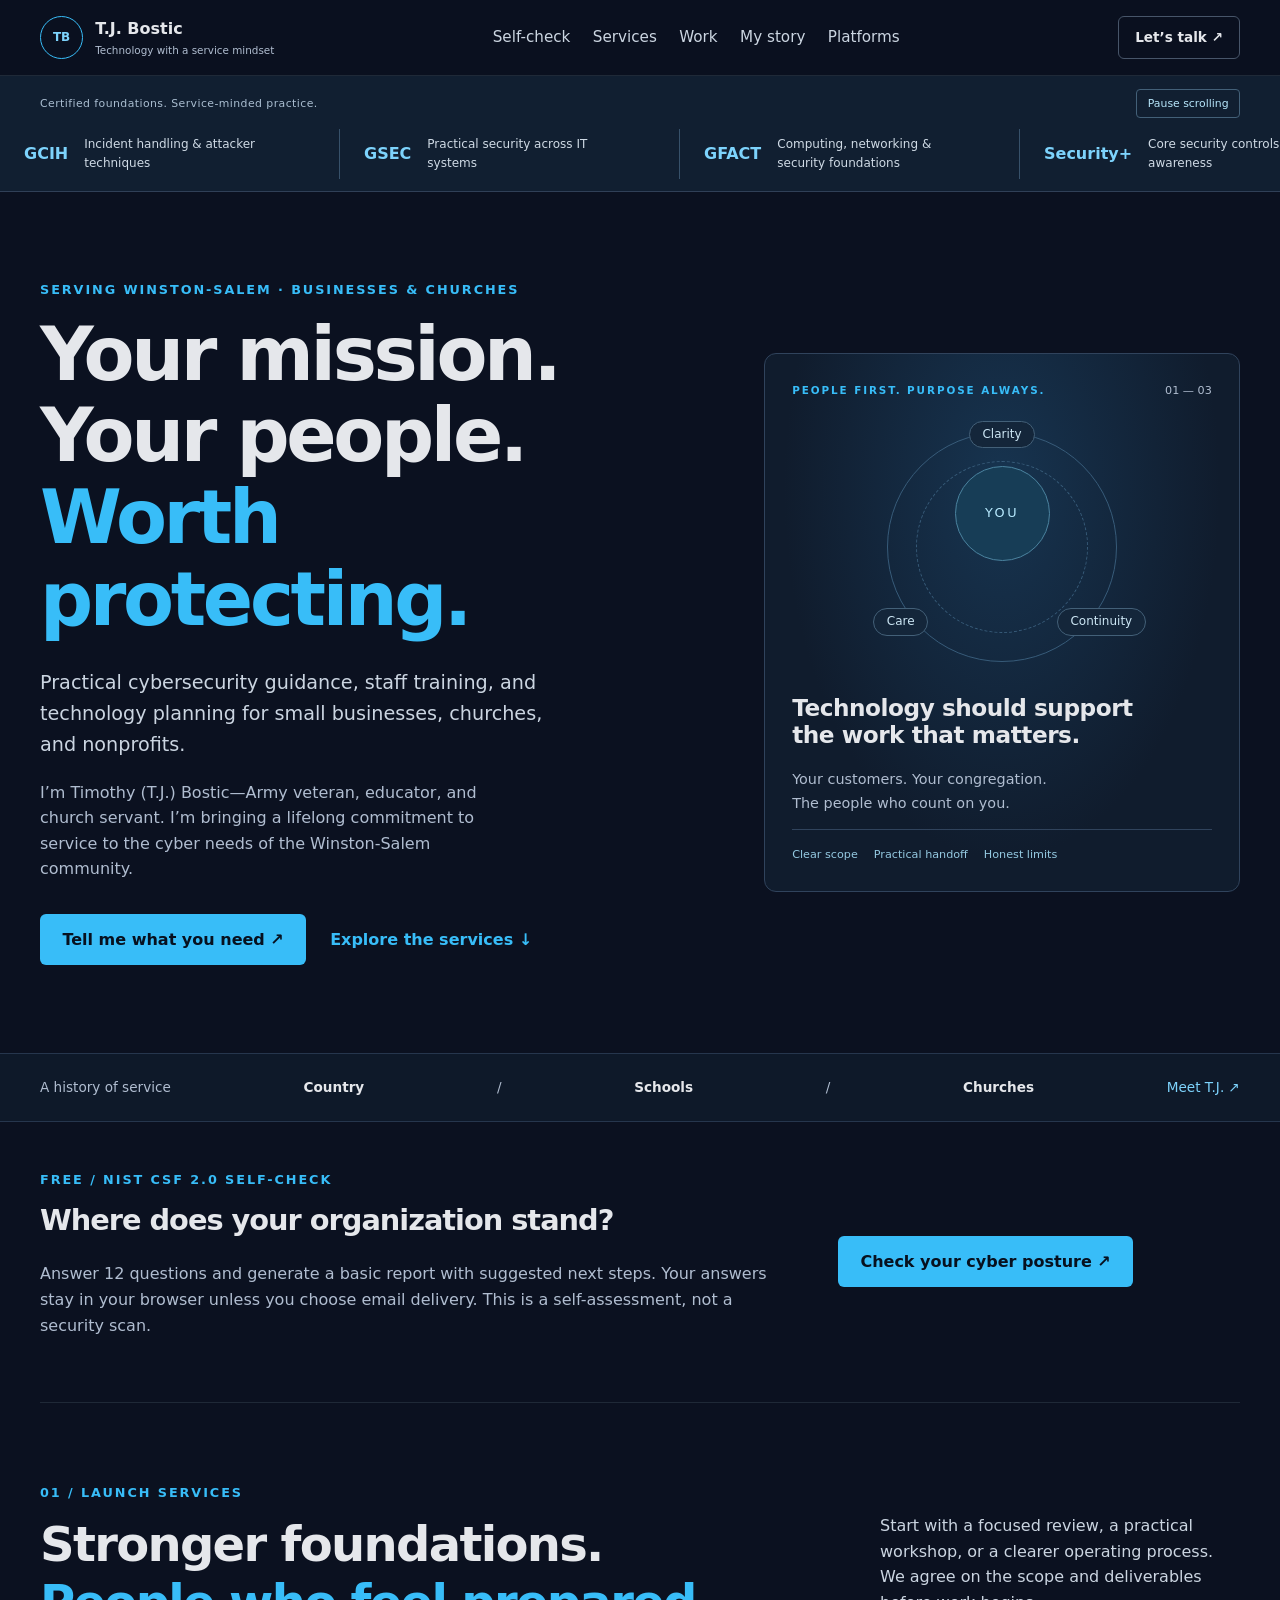
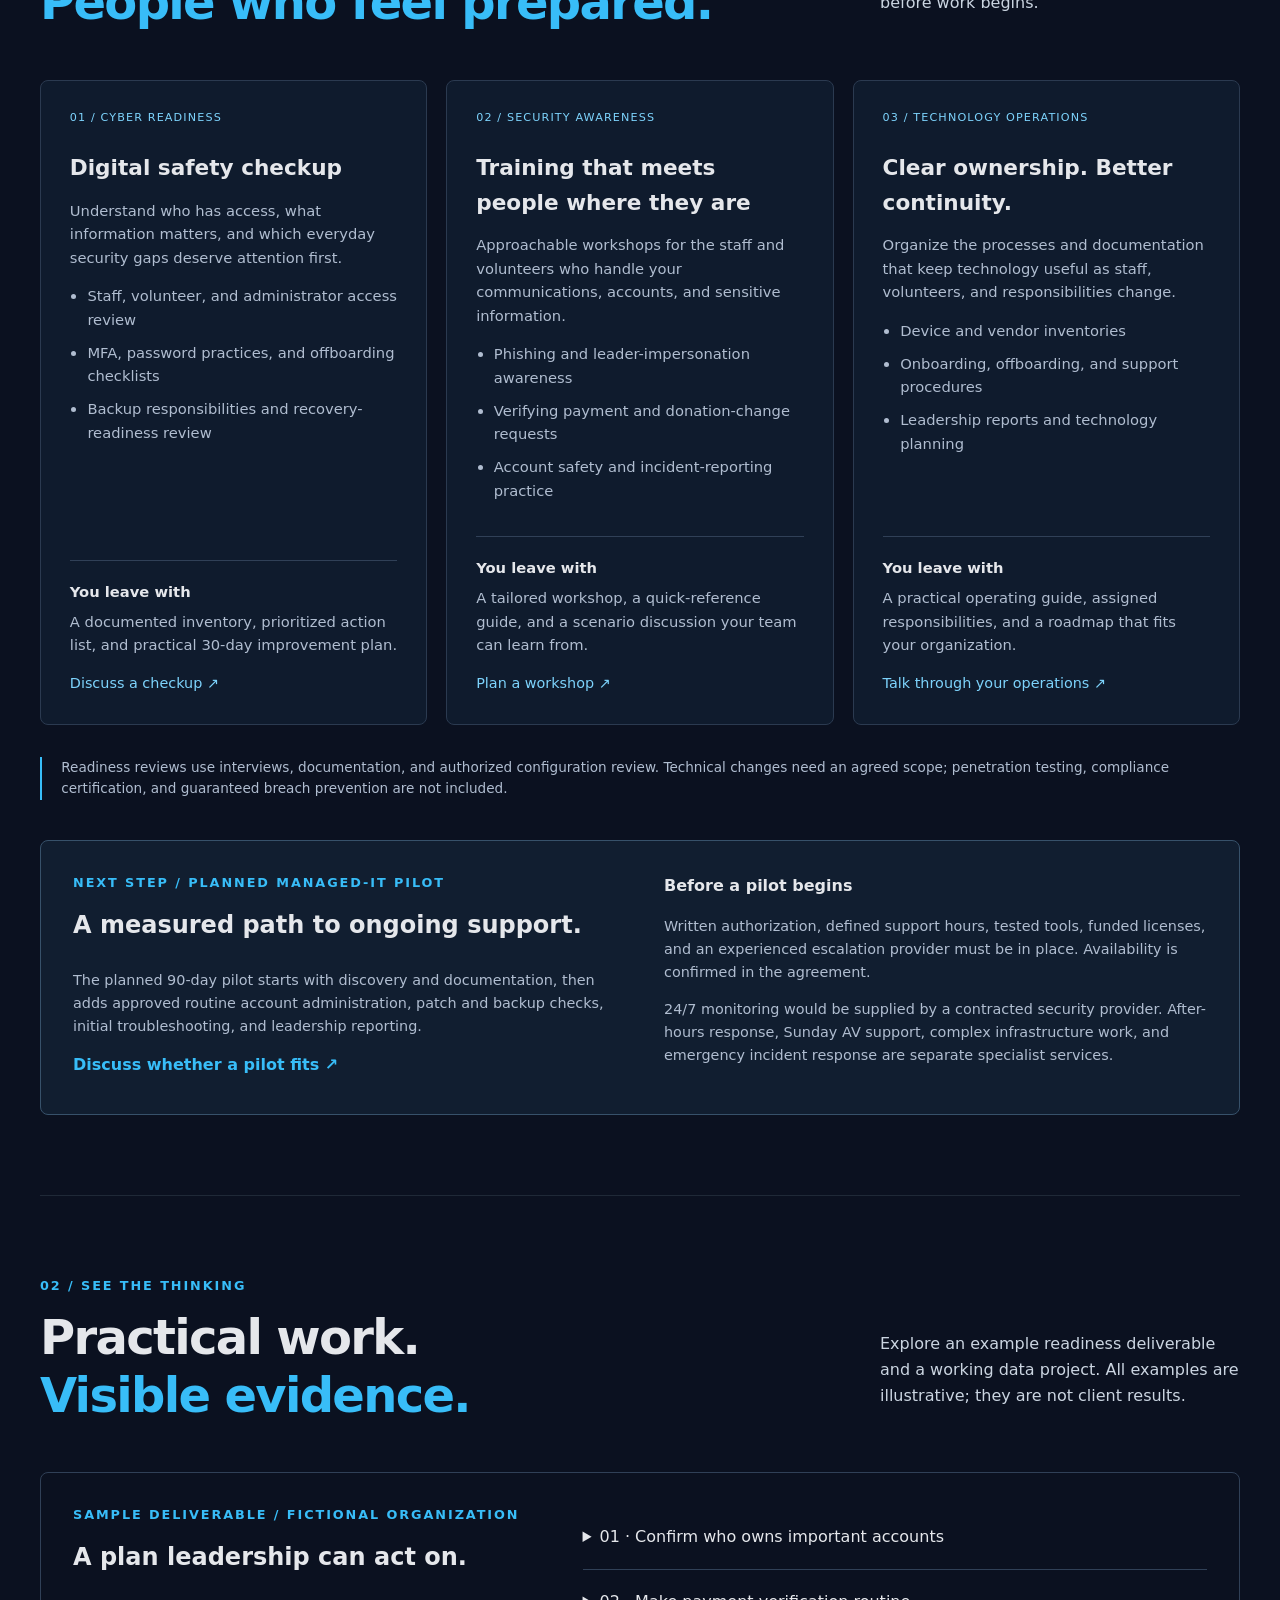
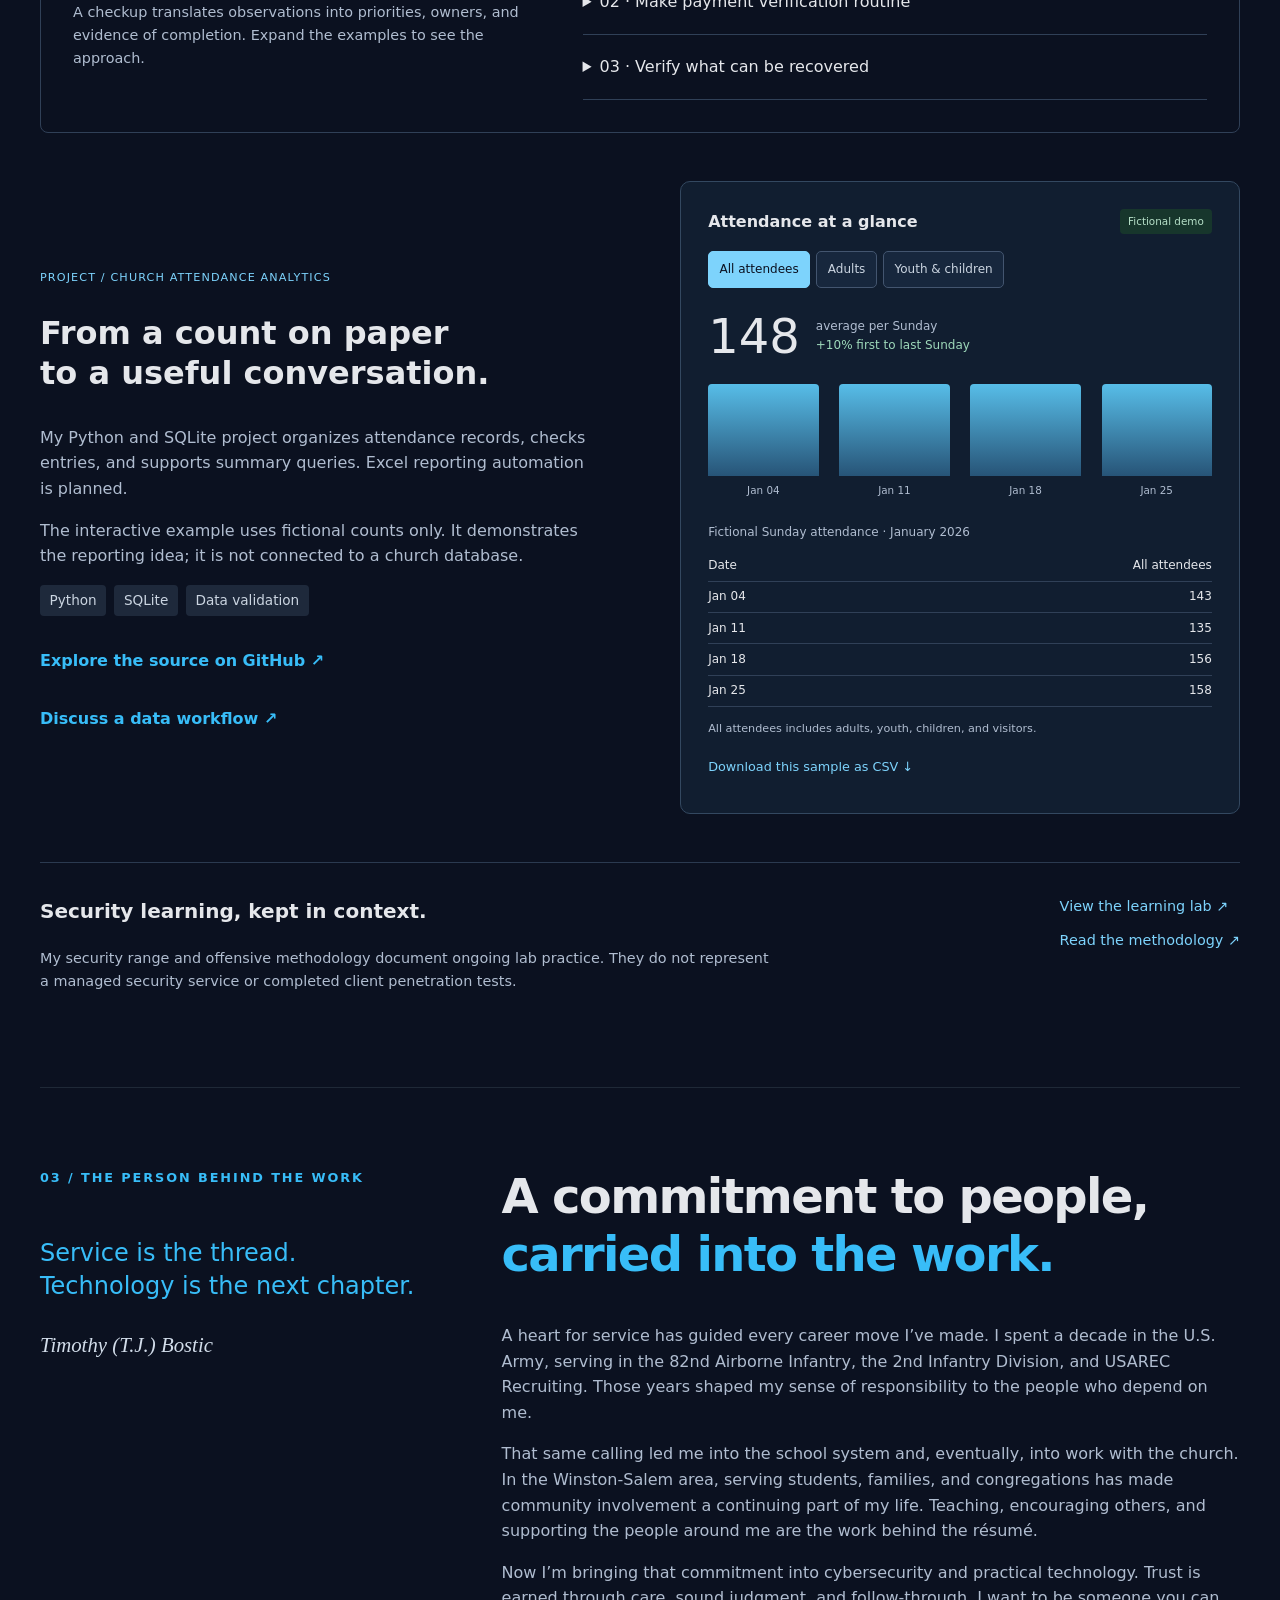
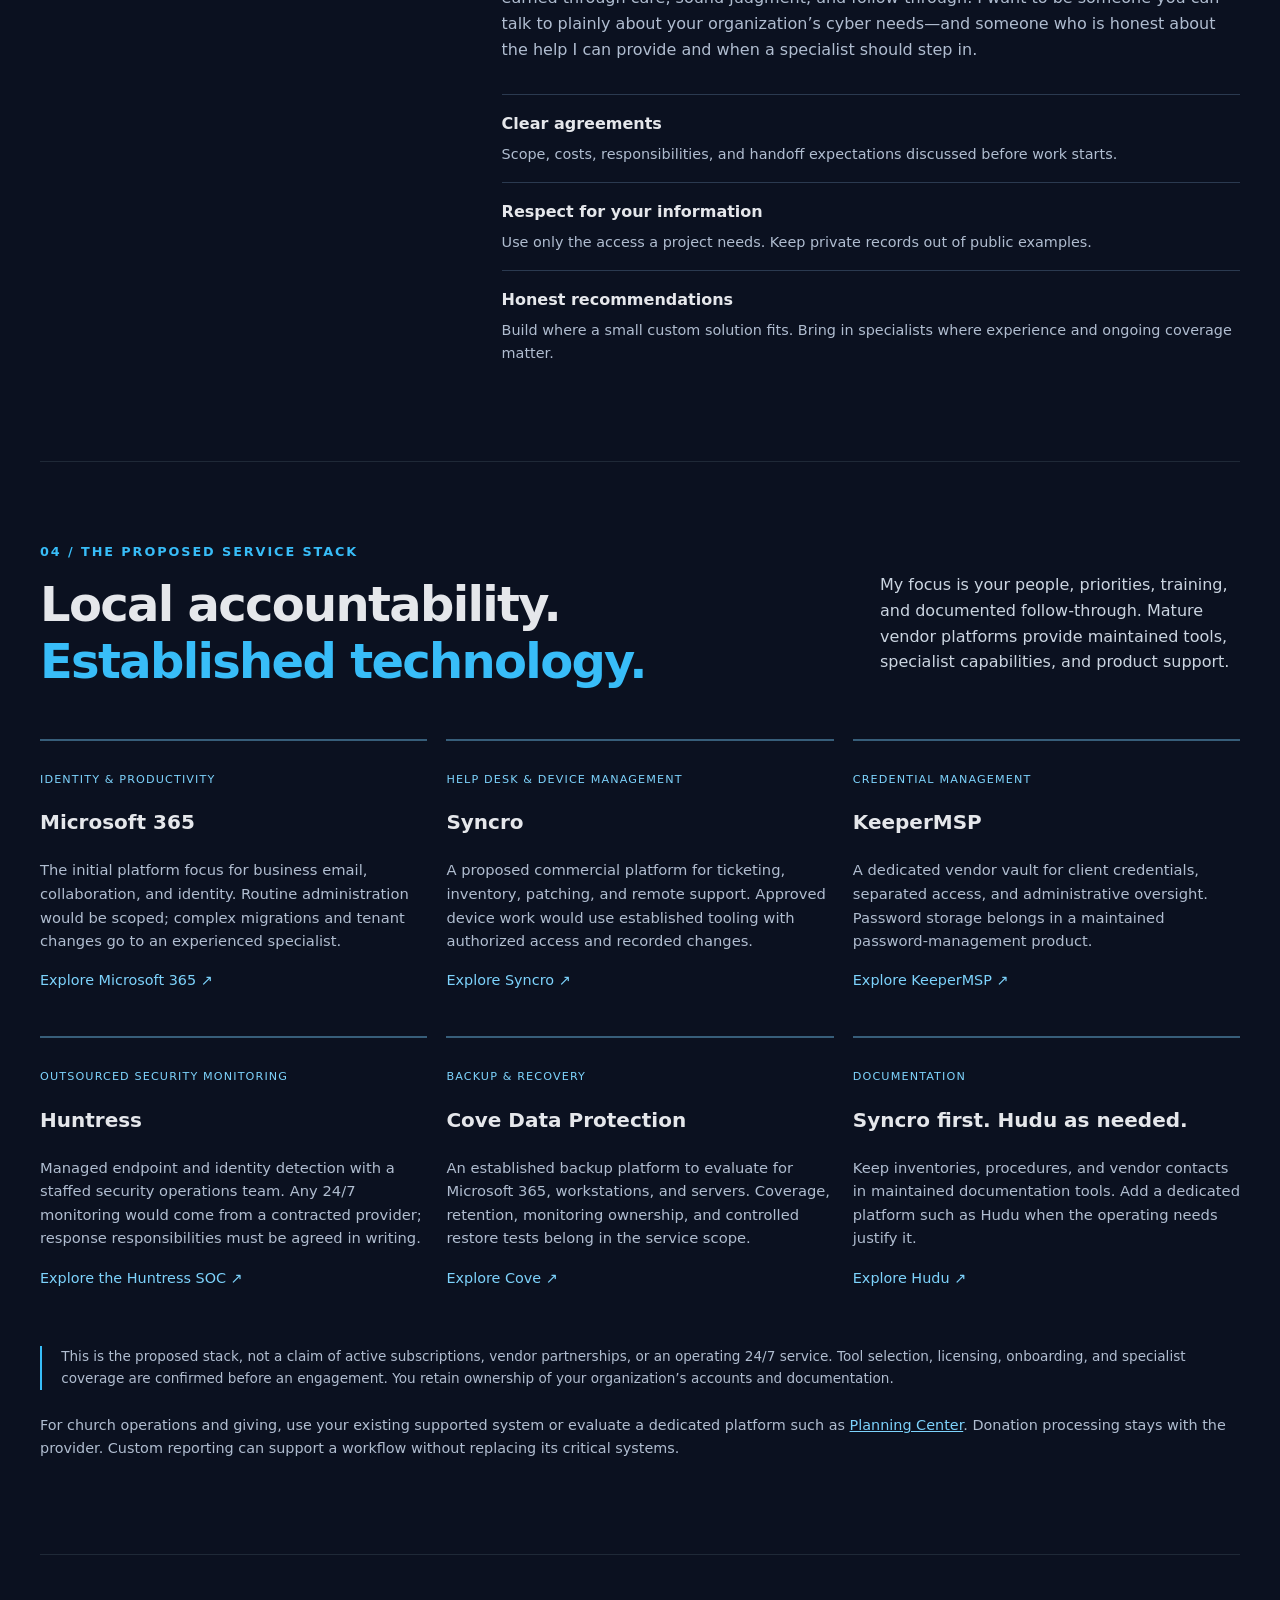
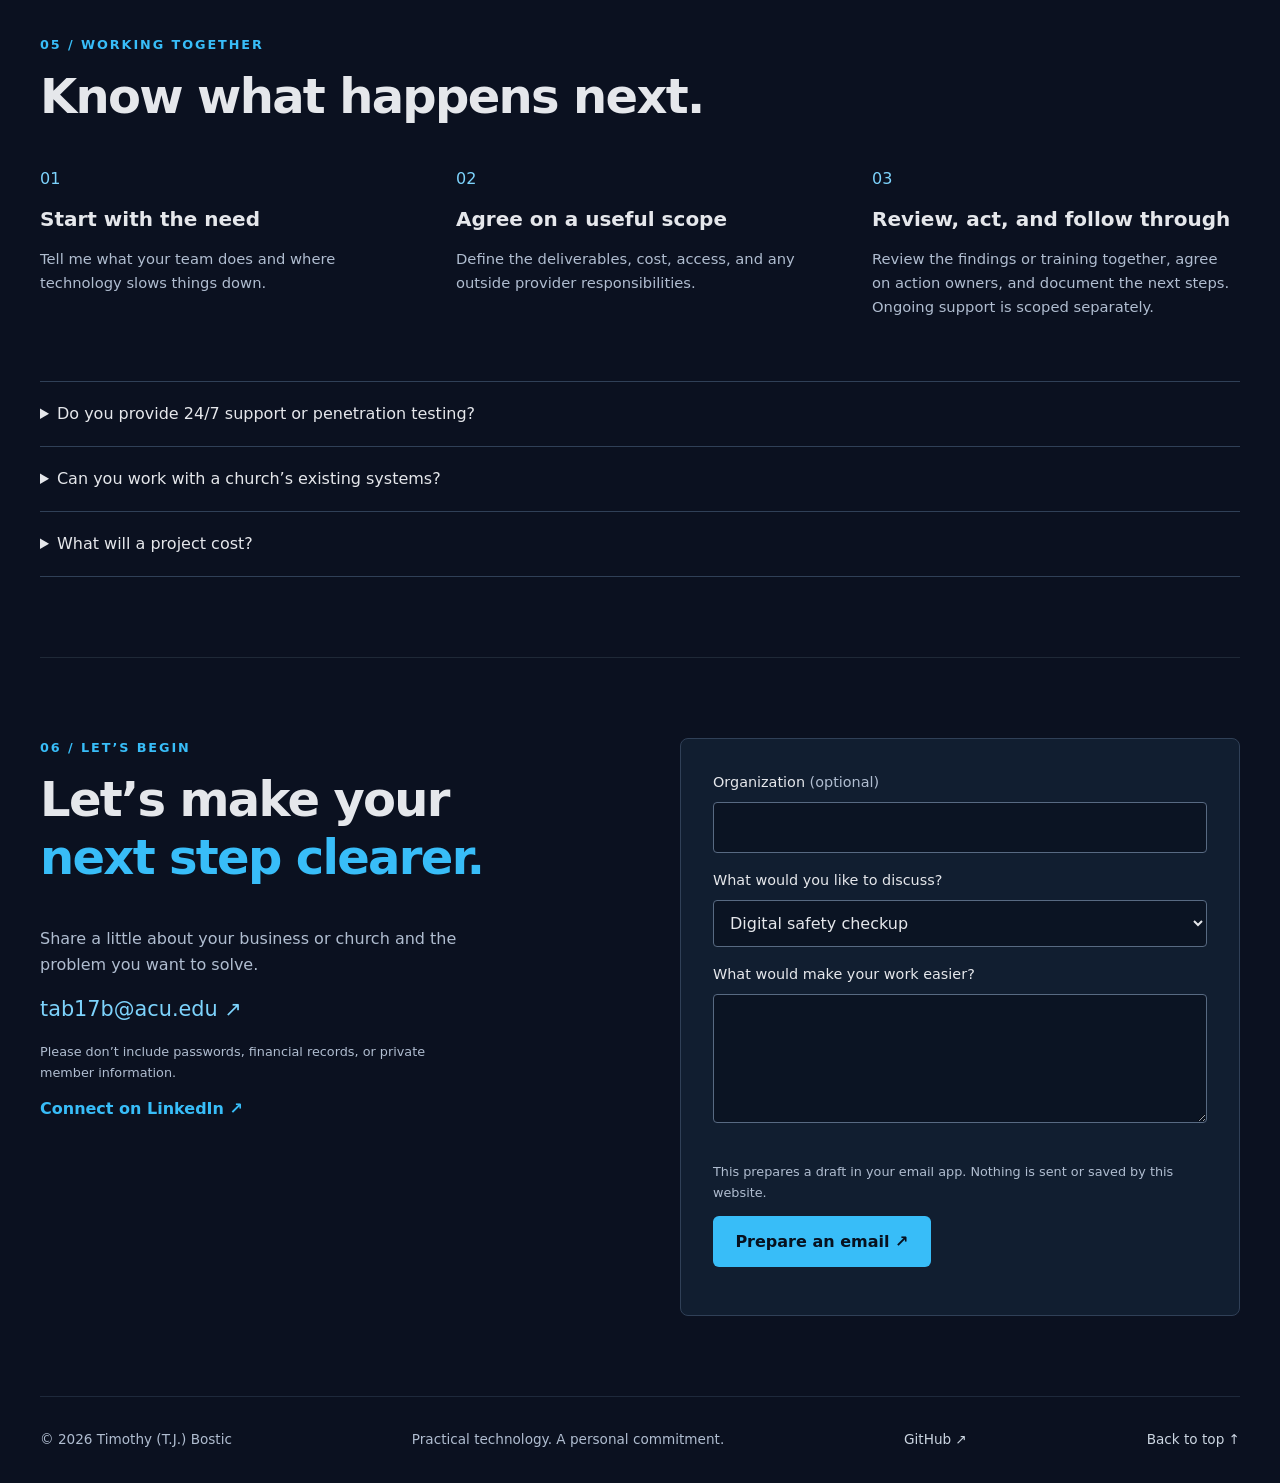
<file: index.html>
<!doctype html>
<html lang="en">
<head>
  <meta charset="utf-8">
  <meta name="viewport" content="width=device-width, initial-scale=1">
  <meta name="description" content="Cyber-readiness reviews, security-awareness training, and practical technology planning for small businesses, churches, and nonprofits in Winston-Salem.">
  <meta name="theme-color" content="#0b1120">
  <title>T.J. Bostic | Cybersecurity &amp; Technology Readiness</title>
  <link rel="stylesheet" href="css/styles.css">
  <link rel="stylesheet" href="css/services.css">
  <script src="js/main.js" defer></script>
</head>
<body class="services-page">
  <a class="skip-link" href="#main-content">Skip to main content</a>
  <header class="site-header">
    <a class="brand" href="#top"><span class="brand-mark" aria-hidden="true">TB</span><span>T.J. Bostic<span class="brand-caption">Technology with a service mindset</span></span></a>
    <nav class="site-nav" aria-label="Primary navigation"><a href="assessment.html">Self-check</a><a href="#services">Services</a><a href="#work">Work</a><a href="#about">My story</a><a href="#platforms">Platforms</a></nav>
    <a class="button button-small" href="#contact">Let’s talk <span aria-hidden="true">↗</span></a>
    <details class="service-menu"><summary>Menu</summary><nav aria-label="Mobile navigation"><a href="assessment.html">Self-check</a><a href="#services">Services</a><a href="#work">Work</a><a href="#about">My story</a><a href="#platforms">Platforms</a><a href="#contact">Let’s talk</a></nav></details>
  </header>

  <section class="credentials" aria-label="Professional certifications">
    <div class="credential-heading"><span>Certified foundations. Service-minded practice.</span><button id="credential-pause" hidden type="button" aria-pressed="false">Pause scrolling</button></div>
    <div class="credential-window" tabindex="0" aria-label="Certifications; focus to pause scrolling"><ul class="credential-track">
      <li><a href="https://www.giac.org/certifications/certified-incident-handler-gcih/"><strong>GCIH</strong><span>Incident handling &amp; attacker techniques</span></a></li>
      <li><a href="https://www.giac.org/certifications/security-essentials-gsec/"><strong>GSEC</strong><span>Practical security across IT systems</span></a></li>
      <li><a href="https://www.giac.org/certifications/foundational-cybersecurity-technologies-gfact/"><strong>GFACT</strong><span>Computing, networking &amp; security foundations</span></a></li>
      <li><a href="https://www.comptia.org/en-us/certifications/security/"><strong>Security+</strong><span>Core security controls &amp; risk awareness</span></a></li>
    </ul></div>
  </section>
  <main id="main-content">
    <section id="top" class="hero section-wrap">
      <div class="hero-copy"><p class="eyebrow">Serving Winston-Salem · Businesses &amp; churches</p><h1>Your mission.<br>Your people.<br><em>Worth protecting.</em></h1><p class="hero-intro">Practical cybersecurity guidance, staff training, and technology planning for small businesses, churches, and nonprofits.</p><p class="hero-personal">I’m Timothy (T.J.) Bostic—Army veteran, educator, and church servant. I’m bringing a lifelong commitment to service to the cyber needs of the Winston-Salem community.</p><div class="hero-actions"><a class="button button-primary" href="#contact">Tell me what you need <span aria-hidden="true">↗</span></a><a class="text-link" href="#services">Explore the services ↓</a></div></div>
      <aside class="mission-card" aria-label="An approach built around your organization"><div class="mission-top"><span class="eyebrow">People first. Purpose always.</span><span aria-hidden="true">01 — 03</span></div><div class="mission-symbol" aria-hidden="true"><span>YOU</span><i></i><b>Clarity</b><b>Care</b><b>Continuity</b></div><h2>Technology should support<br>the work that matters.</h2><p>Your customers. Your congregation.<br>The people who count on you.</p><div class="mission-foot"><span>Clear scope</span><span>Practical handoff</span><span>Honest limits</span></div></aside>
    </section>
    <div class="service-strip"><div class="section-wrap"><span>A history of service</span><strong>Country</strong><span aria-hidden="true">/</span><strong>Schools</strong><span aria-hidden="true">/</span><strong>Churches</strong><a href="#about">Meet T.J. ↗</a></div></div>
    <section class="section-wrap posture-promo" aria-labelledby="posture-promo-title"><div><p class="eyebrow">Free / NIST CSF 2.0 self-check</p><h2 id="posture-promo-title">Where does your organization stand?</h2><p>Answer 12 questions and generate a basic report with suggested next steps. Your answers stay in your browser unless you choose email delivery. This is a self-assessment, not a security scan.</p></div><a class="button button-primary" href="assessment.html">Check your cyber posture ↗</a></section>
    <section id="services" class="work section-wrap">
      <div class="section-heading"><div><p class="eyebrow">01 / Launch services</p><h2>Stronger foundations.<br><em>People who feel prepared.</em></h2></div><p class="section-note">Start with a focused review, a practical workshop, or a clearer operating process. We agree on the scope and deliverables before work begins.</p></div>
      <div class="service-grid">
        <article class="service-card"><span class="service-number">01 / CYBER READINESS</span><h3>Digital safety checkup</h3><p>Understand who has access, what information matters, and which everyday security gaps deserve attention first.</p><ul><li>Staff, volunteer, and administrator access review</li><li>MFA, password practices, and offboarding checklists</li><li>Backup responsibilities and recovery-readiness review</li></ul><p class="deliverable"><strong>You leave with</strong>A documented inventory, prioritized action list, and practical 30-day improvement plan.</p><a href="#contact" data-service="Digital safety checkup">Discuss a checkup ↗</a></article>
        <article class="service-card"><span class="service-number">02 / SECURITY AWARENESS</span><h3>Training that meets people where they are</h3><p>Approachable workshops for the staff and volunteers who handle your communications, accounts, and sensitive information.</p><ul><li>Phishing and leader-impersonation awareness</li><li>Verifying payment and donation-change requests</li><li>Account safety and incident-reporting practice</li></ul><p class="deliverable"><strong>You leave with</strong>A tailored workshop, a quick-reference guide, and a scenario discussion your team can learn from.</p><a href="#contact" data-service="Security-awareness workshop">Plan a workshop ↗</a></article>
        <article class="service-card"><span class="service-number">03 / TECHNOLOGY OPERATIONS</span><h3>Clear ownership. Better continuity.</h3><p>Organize the processes and documentation that keep technology useful as staff, volunteers, and responsibilities change.</p><ul><li>Device and vendor inventories</li><li>Onboarding, offboarding, and support procedures</li><li>Leadership reports and technology planning</li></ul><p class="deliverable"><strong>You leave with</strong>A practical operating guide, assigned responsibilities, and a roadmap that fits your organization.</p><a href="#contact" data-service="Technology operations and planning">Talk through your operations ↗</a></article>
      </div>
      <p class="scope-note">Readiness reviews use interviews, documentation, and authorized configuration review. Technical changes need an agreed scope; penetration testing, compliance certification, and guaranteed breach prevention are not included.</p>
      <article class="pilot-panel" aria-labelledby="pilot-title"><div><p class="eyebrow">Next step / Planned managed-IT pilot</p><h3 id="pilot-title">A measured path to ongoing support.</h3><p>The planned 90-day pilot starts with discovery and documentation, then adds approved routine account administration, patch and backup checks, initial troubleshooting, and leadership reporting.</p><a class="text-link" href="#contact" data-service="Managed-IT pilot discussion">Discuss whether a pilot fits ↗</a></div><div><h4>Before a pilot begins</h4><p>Written authorization, defined support hours, tested tools, funded licenses, and an experienced escalation provider must be in place. Availability is confirmed in the agreement.</p><p>24/7 monitoring would be supplied by a contracted security provider. After-hours response, Sunday AV support, complex infrastructure work, and emergency incident response are separate specialist services.</p></div></article>
    </section>
    <section id="work" class="work section-wrap">
      <div class="section-heading"><div><p class="eyebrow">02 / See the thinking</p><h2>Practical work.<br><em>Visible evidence.</em></h2></div><p class="section-note">Explore an example readiness deliverable and a working data project. All examples are illustrative; they are not client results.</p></div>
      <article class="readiness-example" aria-labelledby="readiness-title"><div><p class="eyebrow">Sample deliverable / Fictional organization</p><h3 id="readiness-title">A plan leadership can act on.</h3><p>A checkup translates observations into priorities, owners, and evidence of completion. Expand the examples to see the approach.</p></div><div class="faq"><details><summary>01 · Confirm who owns important accounts</summary><p><strong>Example observation:</strong> A fictional organization has no current administrator list. <strong>Next step:</strong> The office lead and authorized IT provider document named owners, access roles, and recovery contacts. <strong>Evidence:</strong> A reviewed access register with no passwords stored in it.</p></details><details><summary>02 · Make payment verification routine</summary><p><strong>Example observation:</strong> The team has no written process for payment-detail changes. <strong>Next step:</strong> The finance lead defines approval responsibilities and independent verification using a previously known contact method. <strong>Evidence:</strong> An approved procedure practiced with a fictional request.</p></details><details><summary>03 · Verify what can be recovered</summary><p><strong>Example observation:</strong> Backups are listed, but no restore-test record is available. <strong>Next step:</strong> The authorized backup provider schedules a controlled restoration of agreed test data. <strong>Evidence:</strong> A dated result, recovery limitations, and a named follow-up owner.</p></details></div></article>
      <div class="evidence-grid"><article class="evidence-copy"><span class="service-number">PROJECT / CHURCH ATTENDANCE ANALYTICS</span><h3>From a count on paper<br>to a useful conversation.</h3><p>My Python and SQLite project organizes attendance records, checks entries, and supports summary queries. Excel reporting automation is planned.</p><p>The interactive example uses fictional counts only. It demonstrates the reporting idea; it is not connected to a church database.</p><div class="project-tags"><span>Python</span><span>SQLite</span><span>Data validation</span></div><a class="text-link" href="https://github.com/Bostic-Timothy/church-attendance-analytics">Explore the source on GitHub ↗</a><br><a class="text-link" href="#contact" data-service="Data and workflow project">Discuss a data workflow ↗</a></article>
      <div class="demo-card"><div class="demo-top"><h3>Attendance at a glance</h3><span class="demo-label">Fictional demo</span></div><div class="demo-controls" role="group" aria-label="Attendance view"><button type="button" data-view="all" aria-pressed="true">All attendees</button><button type="button" data-view="adults" aria-pressed="false">Adults</button><button type="button" data-view="young" aria-pressed="false">Youth &amp; children</button></div><div class="demo-summary" aria-live="polite"><strong id="demo-average">148</strong><span>average per Sunday<br><span id="demo-change">+10% first to last Sunday</span></span></div><div class="demo-bars" aria-hidden="true"><div><span style="--bar:90.5%"></span><small>Jan 04</small></div><div><span style="--bar:85.4%"></span><small>Jan 11</small></div><div><span style="--bar:98.7%"></span><small>Jan 18</small></div><div><span style="--bar:100%"></span><small>Jan 25</small></div></div><table class="demo-table"><caption>Fictional Sunday attendance · January 2026</caption><thead><tr><th scope="col">Date</th><th scope="col">Attendees</th></tr></thead><tbody id="demo-rows"><tr><th scope="row">Jan 04</th><td>143</td></tr><tr><th scope="row">Jan 11</th><td>135</td></tr><tr><th scope="row">Jan 18</th><td>156</td></tr><tr><th scope="row">Jan 25</th><td>158</td></tr></tbody></table><p class="demo-note">All attendees includes adults, youth, children, and visitors.</p><button class="text-button" id="download-demo" type="button">Download this sample as CSV ↓</button><noscript><p>The sample table is available without JavaScript. Enable JavaScript to switch views or download it.</p></noscript></div></div>
      <div class="learning-note"><div><h3>Security learning, kept in context.</h3><p>My security range and offensive methodology document ongoing lab practice. They do not represent a managed security service or completed client penetration tests.</p></div><div><a href="https://github.com/Bostic-Timothy/soc-homelab">View the learning lab ↗</a><a href="offensive.html">Read the methodology ↗</a></div></div>
    </section>
    <section id="about" class="about section-wrap"><div><p class="eyebrow">03 / The person behind the work</p><p class="about-stamp">Service is the thread.<br>Technology is the next chapter.</p><span class="signature">Timothy (T.J.) Bostic</span></div><div class="about-copy"><h2>A commitment to people,<br><em>carried into the work.</em></h2><p>A heart for service has guided every career move I’ve made. I spent a decade in the U.S. Army, serving in the 82nd Airborne Infantry, the 2nd Infantry Division, and USAREC Recruiting. Those years shaped my sense of responsibility to the people who depend on me.</p><p>That same calling led me into the school system and, eventually, into work with the church. In the Winston-Salem area, serving students, families, and congregations has made community involvement a continuing part of my life. Teaching, encouraging others, and supporting the people around me are the work behind the résumé.</p><p>Now I’m bringing that commitment into cybersecurity and practical technology. Trust is earned through care, sound judgment, and follow-through. I want to be someone you can talk to plainly about your organization’s cyber needs—and someone who is honest about the help I can provide and when a specialist should step in.</p><div class="trust-grid"><div><h3>Clear agreements</h3><p>Scope, costs, responsibilities, and handoff expectations discussed before work starts.</p></div><div><h3>Respect for your information</h3><p>Use only the access a project needs. Keep private records out of public examples.</p></div><div><h3>Honest recommendations</h3><p>Build where a small custom solution fits. Bring in specialists where experience and ongoing coverage matter.</p></div></div></div></section>
    <section id="platforms" class="work section-wrap">
      <div class="section-heading"><div><p class="eyebrow">04 / The proposed service stack</p><h2>Local accountability.<br><em>Established technology.</em></h2></div><p class="section-note">My focus is your people, priorities, training, and documented follow-through. Mature vendor platforms provide maintained tools, specialist capabilities, and product support.</p></div>
      <div class="platform-grid">
        <article><span class="service-number">IDENTITY &amp; PRODUCTIVITY</span><h3>Microsoft 365</h3><p>The initial platform focus for business email, collaboration, and identity. Routine administration would be scoped; complex migrations and tenant changes go to an experienced specialist.</p><a href="https://www.microsoft.com/en-us/microsoft-365/microsoft-365-business">Explore Microsoft 365 ↗</a></article>
        <article><span class="service-number">HELP DESK &amp; DEVICE MANAGEMENT</span><h3>Syncro</h3><p>A proposed commercial platform for ticketing, inventory, patching, and remote support. Approved device work would use established tooling with authorized access and recorded changes.</p><a href="https://syncrosecure.com/">Explore Syncro ↗</a></article>
        <article><span class="service-number">CREDENTIAL MANAGEMENT</span><h3>KeeperMSP</h3><p>A dedicated vendor vault for client credentials, separated access, and administrative oversight. Password storage belongs in a maintained password-management product.</p><a href="https://www.keepersecurity.com/msp-password-manager.html">Explore KeeperMSP ↗</a></article>
        <article><span class="service-number">OUTSOURCED SECURITY MONITORING</span><h3>Huntress</h3><p>Managed endpoint and identity detection with a staffed security operations team. Any 24/7 monitoring would come from a contracted provider; response responsibilities must be agreed in writing.</p><a href="https://www.huntress.com/why-huntress/24-7-soc">Explore the Huntress SOC ↗</a></article>
        <article><span class="service-number">BACKUP &amp; RECOVERY</span><h3>Cove Data Protection</h3><p>An established backup platform to evaluate for Microsoft 365, workstations, and servers. Coverage, retention, monitoring ownership, and controlled restore tests belong in the service scope.</p><a href="https://www.n-able.com/products/cove-data-protection">Explore Cove ↗</a></article>
        <article><span class="service-number">DOCUMENTATION</span><h3>Syncro first. Hudu as needed.</h3><p>Keep inventories, procedures, and vendor contacts in maintained documentation tools. Add a dedicated platform such as Hudu when the operating needs justify it.</p><a href="https://www.hudu.com/">Explore Hudu ↗</a></article>
      </div>
      <p class="scope-note">This is the proposed stack, not a claim of active subscriptions, vendor partnerships, or an operating 24/7 service. Tool selection, licensing, onboarding, and specialist coverage are confirmed before an engagement. You retain ownership of your organization’s accounts and documentation.</p>
      <p class="platform-context">For church operations and giving, use your existing supported system or evaluate a dedicated platform such as <a href="https://www.planningcenter.com/giving">Planning Center</a>. Donation processing stays with the provider. Custom reporting can support a workflow without replacing its critical systems.</p>
    </section>
    <section class="work section-wrap" id="process"><p class="eyebrow">05 / Working together</p><h2>Know what happens next.</h2><ol class="process-grid"><li><span>01</span><h3>Start with the need</h3><p>Tell me what your team does and where technology slows things down.</p></li><li><span>02</span><h3>Agree on a useful scope</h3><p>Define the deliverables, cost, access, and any outside provider responsibilities.</p></li><li><span>03</span><h3>Review, act, and follow through</h3><p>Review the findings or training together, agree on action owners, and document the next steps. Ongoing support is scoped separately.</p></li></ol><div class="faq"><details><summary>Do you provide 24/7 support or penetration testing?</summary><p>I do not personally provide 24/7 coverage or commercial penetration testing. The launch focuses on readiness, training, and technology operations. Continuous monitoring, emergency incident response, complex infrastructure, and formal assessments require qualified providers and explicit agreements.</p></details><details><summary>Can you work with a church’s existing systems?</summary><p>We can start by discussing your current process. Any integration depends on the platform’s supported features, your permissions, and a scope I can deliver. A small reporting tool does not replace a church management or giving platform.</p></details><details><summary>What will a project cost?</summary><p>Cost depends on the agreed scope. We’ll discuss deliverables and outside expenses before any paid work begins. Vendor subscriptions and specialist services are separate unless explicitly included in a written agreement.</p></details></div></section>
    <section id="contact" class="work section-wrap contact-section"><div><p class="eyebrow">06 / Let’s begin</p><h2>Let’s make your<br><em>next step clearer.</em></h2><p>Share a little about your business or church and the problem you want to solve.</p><a class="contact-email" href="mailto:tab17b@acu.edu">tab17b@acu.edu ↗</a><p class="contact-note">Please don’t include passwords, financial records, or private member information.</p><a class="text-link" href="https://www.linkedin.com/in/timothy-bostic-557a29343">Connect on LinkedIn ↗</a></div><form id="inquiry-form" hidden><label for="organization">Organization <span>(optional)</span></label><input id="organization" name="organization" maxlength="120" autocomplete="organization"><label for="service">What would you like to discuss?</label><select id="service" name="service"><option>Digital safety checkup</option><option>Security-awareness workshop</option><option>Technology operations and planning</option><option>Managed-IT pilot discussion</option><option>Data and workflow project</option><option>Not sure yet</option></select><label for="message">What would make your work easier?</label><textarea id="message" name="message" rows="4" maxlength="1500" required></textarea><p class="contact-note">This prepares a draft in your email app. Nothing is sent or saved by this website.</p><button class="button button-primary" type="submit">Prepare an email ↗</button><p id="inquiry-status" role="status"></p><noscript><p>Use the email link to send your inquiry directly.</p></noscript></form><noscript><p class="contact-note">To make an inquiry, use the email link above. The draft form requires JavaScript and is unavailable while it is disabled.</p></noscript></section>
  </main>
  <footer class="site-footer section-wrap"><span>© 2026 Timothy (T.J.) Bostic</span><span>Practical technology. A personal commitment.</span><a href="https://github.com/Bostic-Timothy">GitHub ↗</a><a href="#top">Back to top ↑</a></footer>
</body>
</html>
</file>
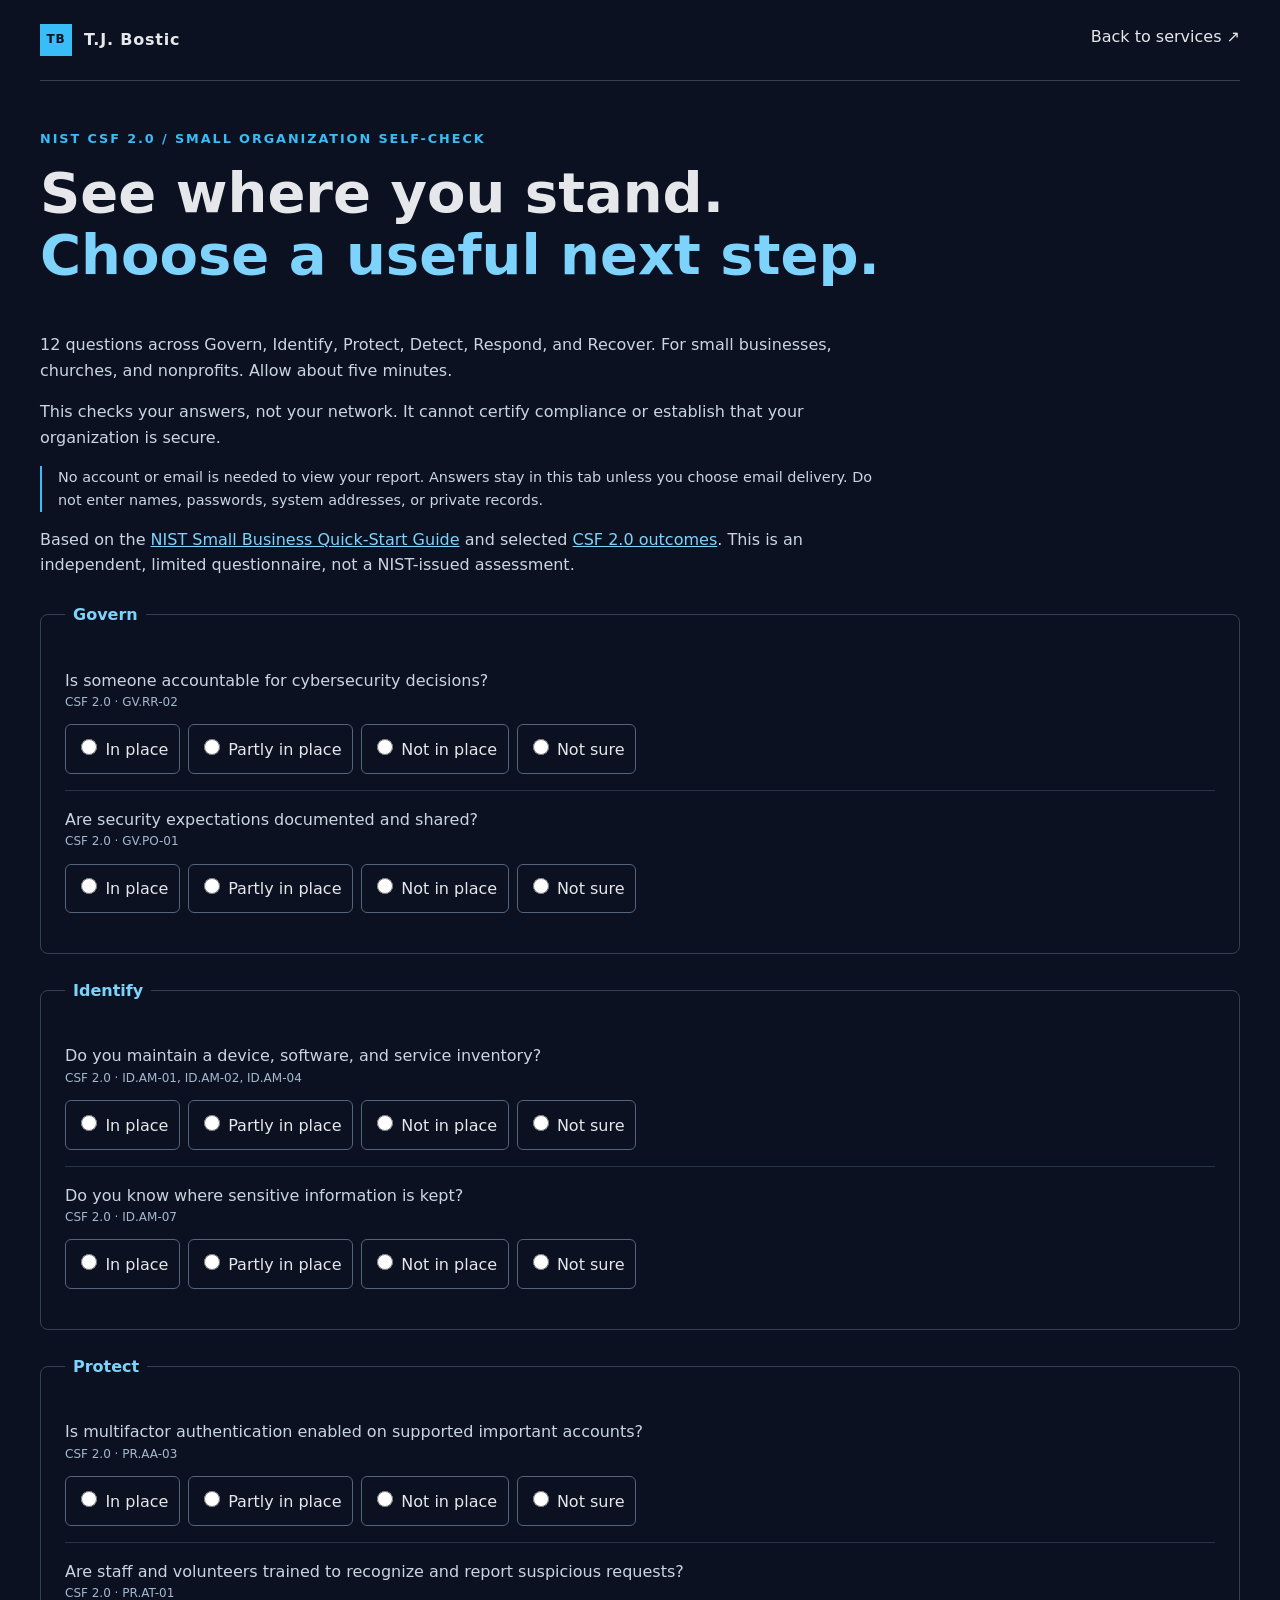
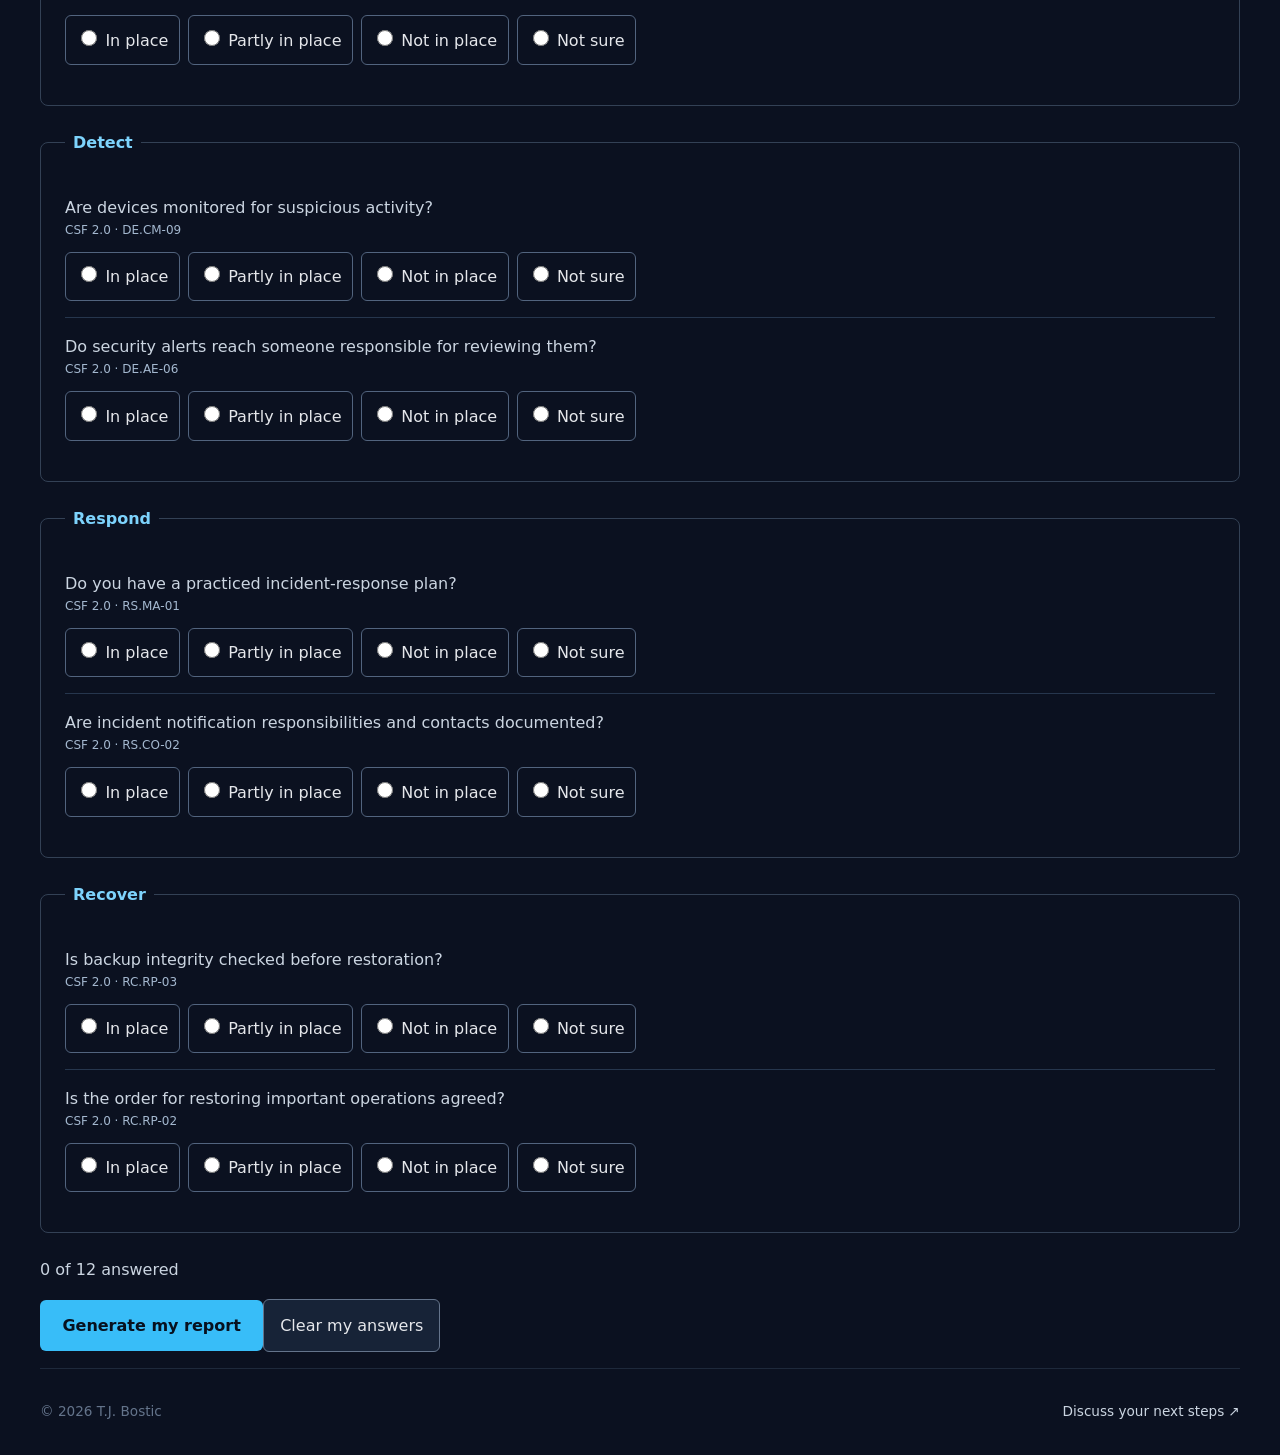
<file: assessment.html>
<!doctype html>
<html lang="en">
<head>
  <meta charset="utf-8">
  <meta name="viewport" content="width=device-width, initial-scale=1">
  <meta name="referrer" content="no-referrer">
  <meta http-equiv="Content-Security-Policy" content="default-src 'self'; script-src 'self' https://challenges.cloudflare.com; style-src 'self'; connect-src 'self'; frame-src https://challenges.cloudflare.com; img-src 'self' data:; object-src 'none'; base-uri 'none'; form-action 'none'">
  <title>Cyber Posture Check | T.J. Bostic</title>
  <meta name="description" content="A private, educational self-assessment based on selected NIST CSF 2.0 outcomes for small businesses, churches, and nonprofits.">
  <link rel="stylesheet" href="css/styles.css">
  <link rel="stylesheet" href="css/assessment.css">
  <script type="module" src="assessment/app.mjs"></script>
</head>
<body>
  <a class="skip-link" href="#main">Skip to assessment</a>
  <header class="assessment-header section-wrap"><a class="brand" href="index.html"><span class="brand-mark">TB</span>T.J. Bostic</a><a href="index.html#services">Back to services ↗</a></header>
  <main id="main" class="section-wrap">
    <section class="assessment-intro"><p class="eyebrow">NIST CSF 2.0 / Small organization self-check</p><h1>See where you stand.<br><em>Choose a useful next step.</em></h1><p>12 questions across Govern, Identify, Protect, Detect, Respond, and Recover. For small businesses, churches, and nonprofits. Allow about five minutes.</p><p>This checks your answers, not your network. It cannot certify compliance or establish that your organization is secure.</p><p class="privacy-note">No account or email is needed to view your report. Answers stay in this tab unless you choose email delivery. Do not enter names, passwords, system addresses, or private records.</p><p>Based on the <a href="https://nvlpubs.nist.gov/nistpubs/SpecialPublications/NIST.SP.1300.pdf">NIST Small Business Quick-Start Guide</a> and selected <a href="https://nvlpubs.nist.gov/nistpubs/CSWP/NIST.CSWP.29.pdf">CSF 2.0 outcomes</a>. This is an independent, limited questionnaire, not a NIST-issued assessment.</p></section>
    <noscript><p>The assessment requires JavaScript. No answers can be submitted while it is disabled. The NIST guides above are available directly.</p></noscript>
    <form id="posture-form" hidden><div id="questions"></div><p id="progress" role="status">0 of 12 answered</p><button class="button button-primary" type="submit">Generate my report</button><button class="secondary" id="clear" type="button">Clear my answers</button><p id="form-error" role="alert"></p></form>
    <section id="results" hidden aria-labelledby="report-title"><h2 id="report-title" tabindex="-1">Your basic posture report</h2><p id="report-date"></p><p id="report-summary"></p><p>These are unweighted self-reported counts, not a NIST score, risk rating, or certification. “Not sure” means a practice needs verification. This covers only selected outcomes.</p><div id="function-results"></div><h3>Suggested follow-up</h3><p>Confirm unknowns first, then review missing and partial practices with your technology adviser. Assign owners and dates based on your organization’s risks.</p><ol id="actions"></ol><p class="report-sources">Independent educational tool by T.J. Bostic; not endorsed by NIST. Sources: <a href="https://nvlpubs.nist.gov/nistpubs/SpecialPublications/NIST.SP.1300.pdf">NIST SP 1300</a> and <a href="https://nvlpubs.nist.gov/nistpubs/CSWP/NIST.CSWP.29.pdf">NIST CSF 2.0</a>.</p><div class="report-actions"><button id="download" class="button button-primary" type="button">Download text report</button><button id="print" class="secondary" type="button">Print / Save as PDF</button></div><p id="report-notice" role="status"></p>
      <section class="email-panel" aria-labelledby="email-title"><h3 id="email-title">Receive your report by email</h3><p id="email-availability">Automatic email delivery is not configured yet. Your report is available above to download or print.</p><form id="email-form" hidden><p>We’ll email a verification code first. After you confirm it, your report is automatically submitted for delivery. Use an inbox you control.</p><label for="report-email">Your email address</label><input id="report-email" type="email" maxlength="254" autocomplete="email" required><label class="consent"><input id="consent" type="checkbox" required> I agree to send my email and these answers to the report service and its email provider solely for this report.</label><p class="privacy-note">Pending reports expire after 15 minutes on the server. The email provider and your mailbox may retain messages under their own policies. No marketing subscription is created. The report can reveal security gaps; choose a private inbox.</p><div id="captcha"></div><button id="email-submit" class="button button-primary" type="submit">Email a verification code</button></form><form id="verify-form" hidden><label for="verification">Six-digit code from your email</label><input id="verification" type="text" inputmode="numeric" autocomplete="one-time-code" pattern="[0-9]{6}" maxlength="6" required><button class="button button-primary" type="submit">Verify and email my report</button></form><p id="email-status" role="status"></p></section>
    </section>
  </main><footer class="section-wrap site-footer"><span>© 2026 T.J. Bostic</span><a href="index.html#contact">Discuss your next steps ↗</a></footer>
</body></html>
</file>
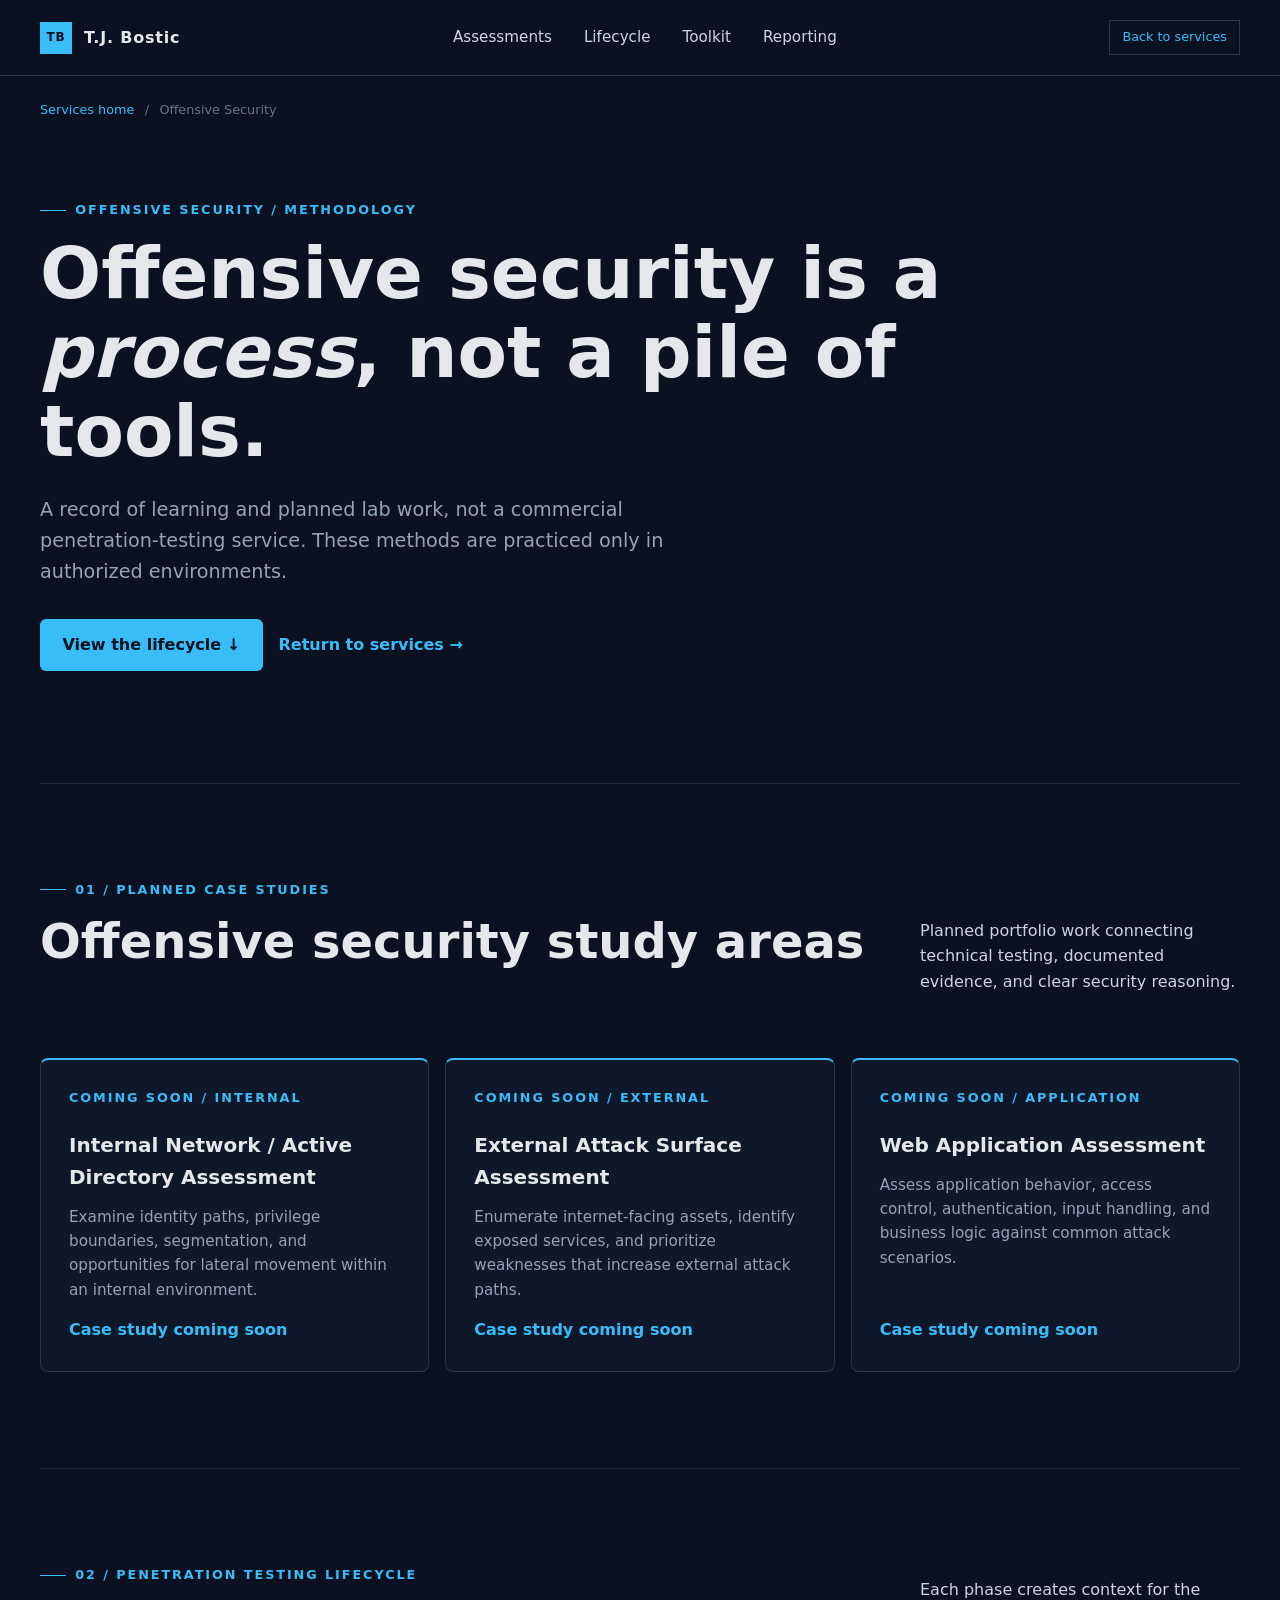
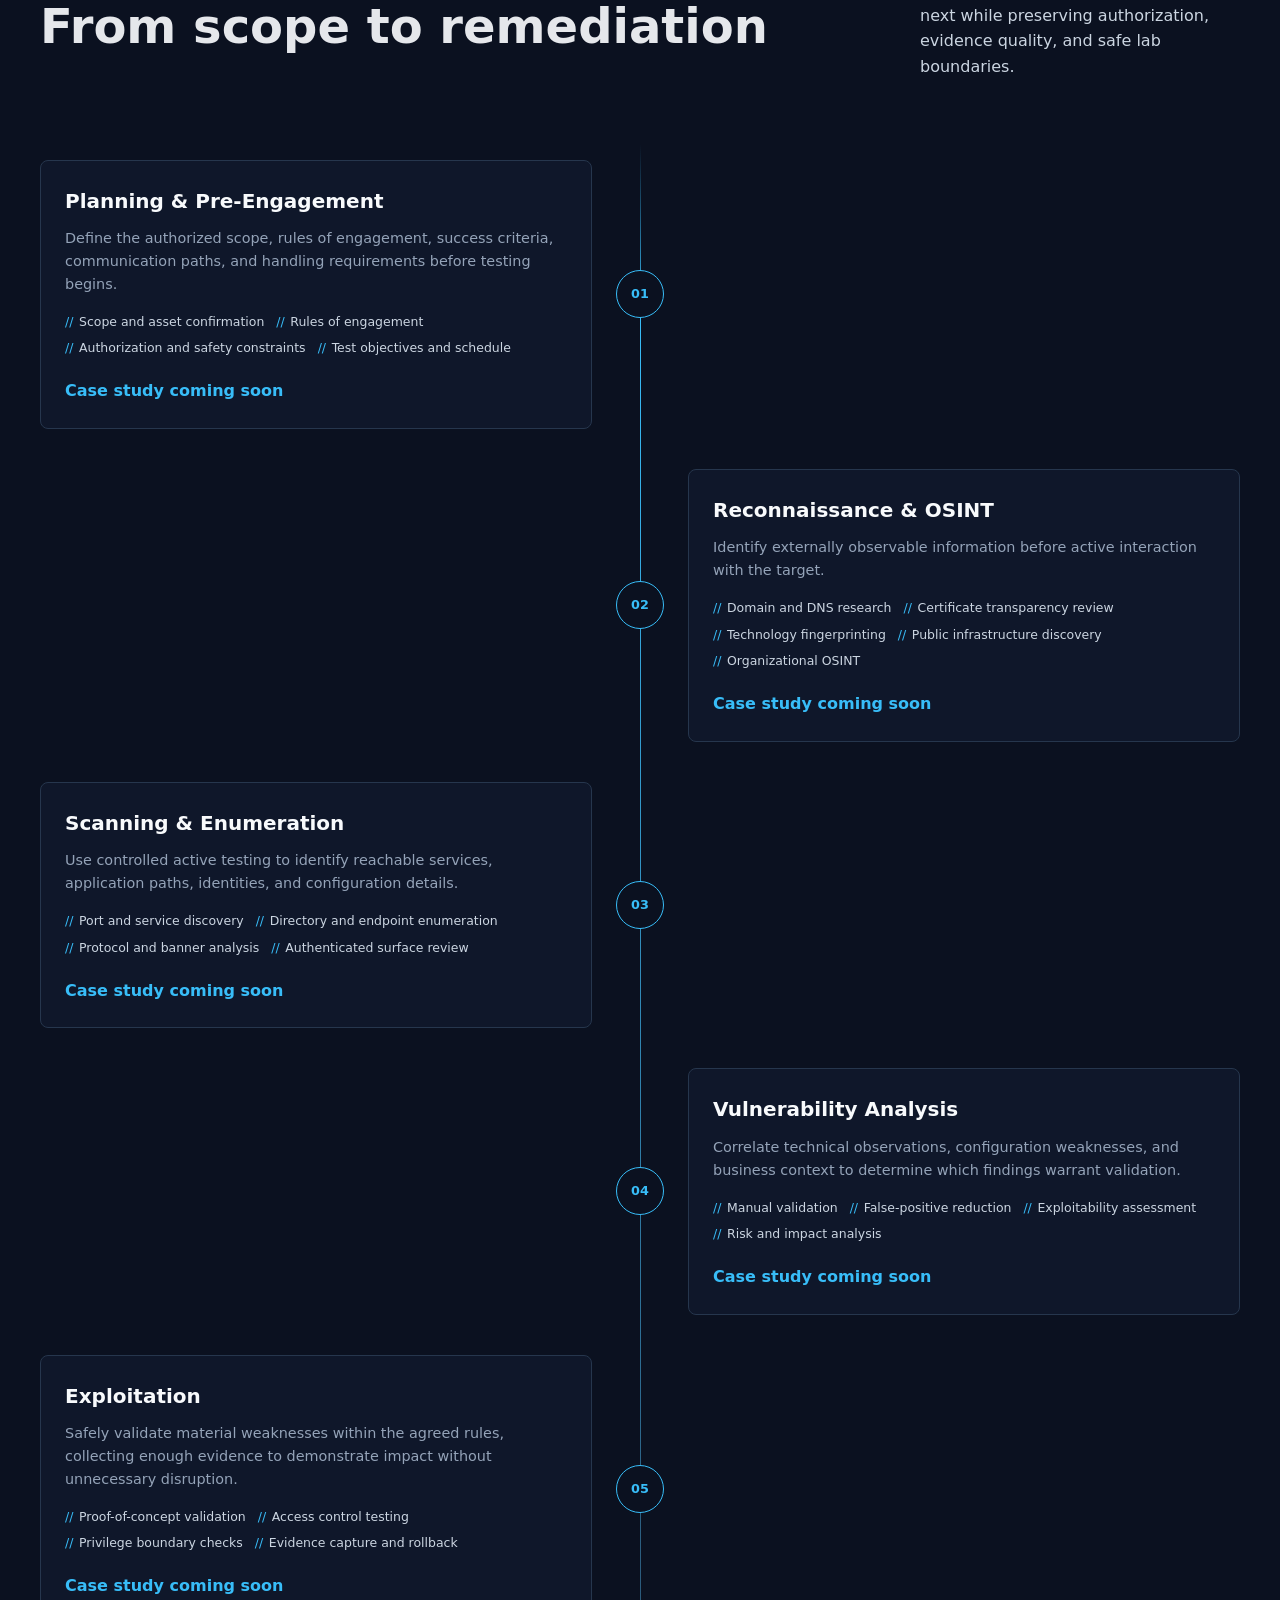
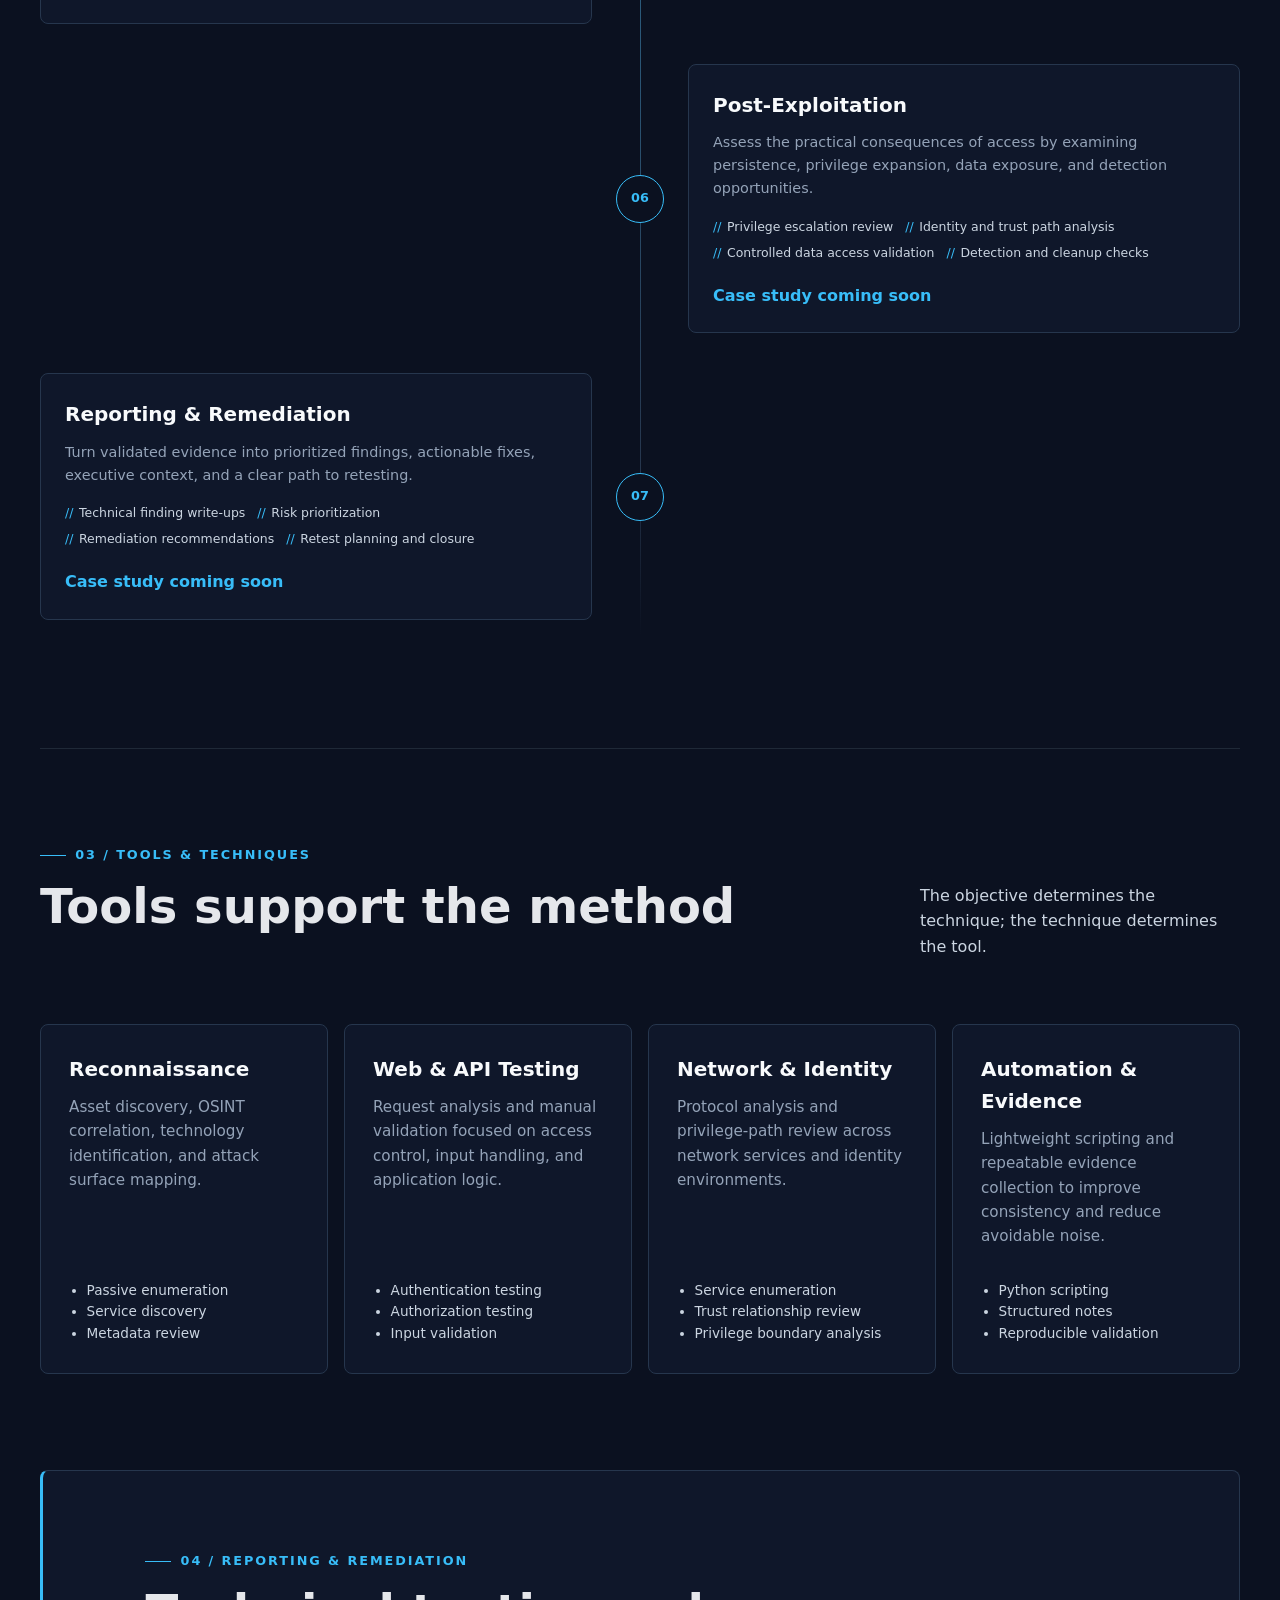
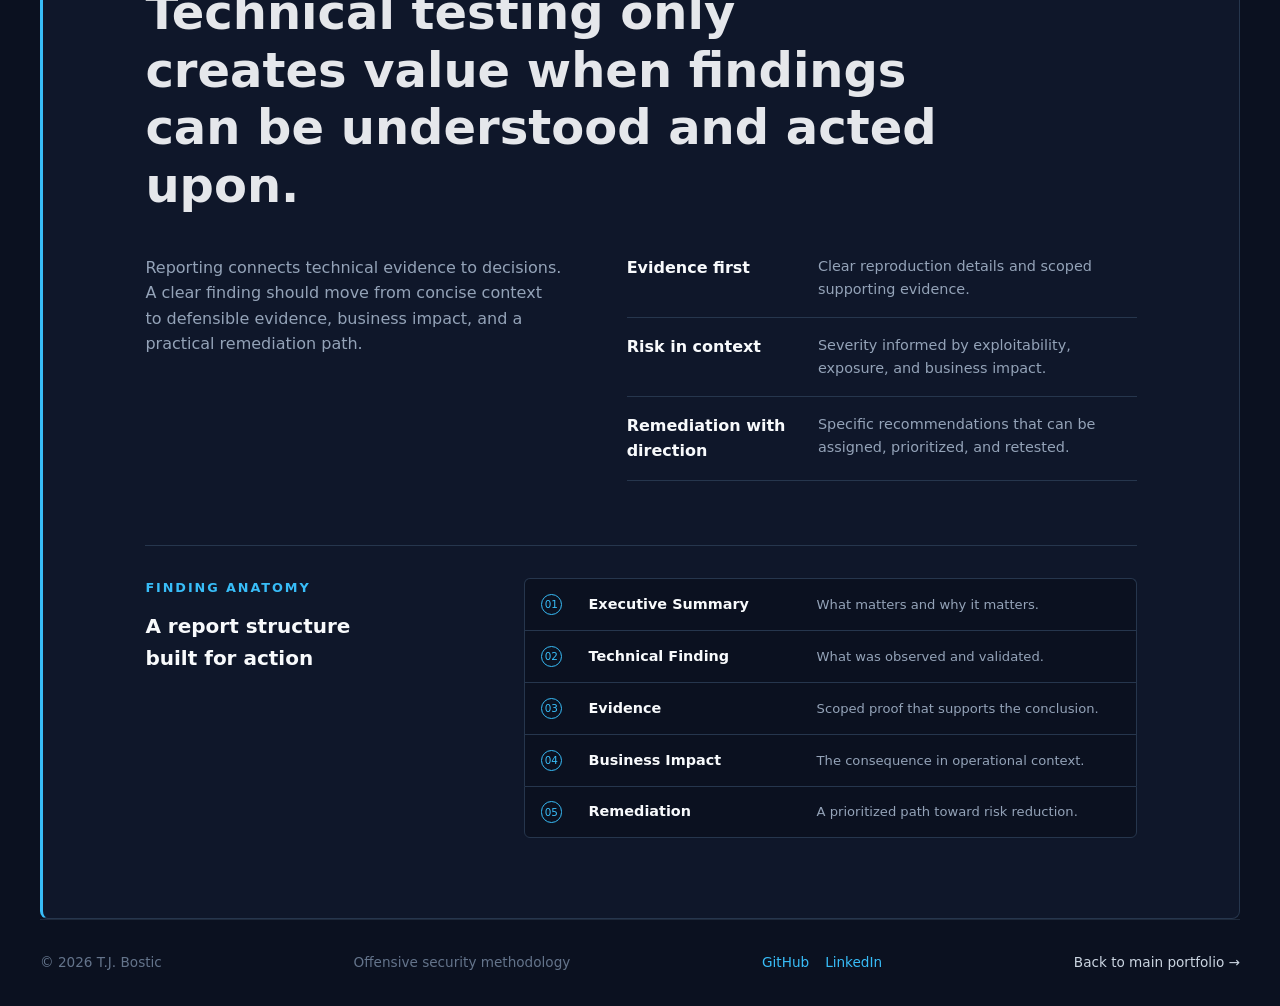
<file: offensive.html>
<!doctype html>
<html lang="en">
<head>
  <meta charset="utf-8">
  <meta name="viewport" content="width=device-width, initial-scale=1">
  <meta name="description" content="Offensive security methodology covering penetration testing, assessment planning, exploitation, and remediation.">
  <title>Offensive Security | T.J. Bostic</title>
  <link rel="stylesheet" href="css/styles.css">
</head>
<body>
  <a class="skip-link" href="#main-content">Skip to main content</a>
  <div class="site-shell offensive-page">
    <header class="site-header">
      <a class="brand" href="index.html" aria-label="Return to T.J. Bostic portfolio">
        <span class="brand-mark">TB</span>
        <span class="brand-name">T.J. Bostic</span>
      </a>
      <nav class="site-nav" aria-label="Offensive security navigation">
        <a href="#assessments">Assessments</a>
        <a href="#lifecycle">Lifecycle</a>
        <a href="#toolkit">Toolkit</a>
        <a href="#reporting">Reporting</a>
      </nav>
      <details class="offensive-mobile-nav">
        <summary>Menu</summary>
        <nav aria-label="Mobile offensive security navigation">
          <a href="#assessments">Assessments</a>
          <a href="#lifecycle">Lifecycle</a>
          <a href="#toolkit">Toolkit</a>
          <a href="#reporting">Reporting</a>
        </nav>
      </details>
      <a class="status-pill" href="index.html">Back to services</a>
    </header>

    <main id="main-content">
      <nav class="breadcrumb section-wrap" aria-label="Breadcrumb">
        <a href="index.html">Services home</a>
        <span aria-hidden="true">/</span>
        <span aria-current="page">Offensive Security</span>
      </nav>

      <section class="offensive-hero section-wrap" aria-labelledby="page-title">
        <p class="eyebrow"><span class="eyebrow-line"></span>Offensive security / Methodology</p>
        <h1 id="page-title">Offensive security is a <em>process</em>, not a pile of tools.</h1>
        <p class="hero-intro">A record of learning and planned lab work, not a commercial penetration-testing service. These methods are practiced only in authorized environments.</p>
        <div class="hero-actions">
          <a class="button button-primary" href="#lifecycle">View the lifecycle <span aria-hidden="true">&#8595;</span></a>
          <a class="text-link" href="index.html">Return to services <span aria-hidden="true">&#8594;</span></a>
        </div>
      </section>

      <section id="assessments" class="offensive-section section-wrap" aria-labelledby="assessments-title">
        <div class="section-heading">
          <div>
            <p class="eyebrow"><span class="eyebrow-line"></span>01 / Planned case studies</p>
            <h2 id="assessments-title">Offensive security study areas</h2>
          </div>
          <p class="section-note">Planned portfolio work connecting technical testing, documented evidence, and clear security reasoning.</p>
        </div>
        <div class="assessment-grid">
          <article class="assessment-card">
            <p class="card-category">Coming Soon / Internal</p>
            <h3>Internal Network / Active Directory Assessment</h3>
            <p>Examine identity paths, privilege boundaries, segmentation, and opportunities for lateral movement within an internal environment.</p>
            <span class="card-link card-status">Case study coming soon</span>
          </article>
          <article class="assessment-card">
            <p class="card-category">Coming Soon / External</p>
            <h3>External Attack Surface Assessment</h3>
            <p>Enumerate internet-facing assets, identify exposed services, and prioritize weaknesses that increase external attack paths.</p>
            <span class="card-link card-status">Case study coming soon</span>
          </article>
          <article class="assessment-card">
            <p class="card-category">Coming Soon / Application</p>
            <h3>Web Application Assessment</h3>
            <p>Assess application behavior, access control, authentication, input handling, and business logic against common attack scenarios.</p>
            <span class="card-link card-status">Case study coming soon</span>
          </article>
        </div>
      </section>

      <section id="lifecycle" class="offensive-section lifecycle-section section-wrap" aria-labelledby="lifecycle-title">
        <div class="section-heading">
          <div>
            <p class="eyebrow"><span class="eyebrow-line"></span>02 / Penetration testing lifecycle</p>
            <h2 id="lifecycle-title">From scope to remediation</h2>
          </div>
          <p class="section-note">Each phase creates context for the next while preserving authorization, evidence quality, and safe lab boundaries.</p>
        </div>

        <ol class="lifecycle-list">
          <li class="lifecycle-phase">
            <div class="phase-marker" aria-hidden="true">01</div>
            <div class="phase-content">
              <h3>Planning &amp; Pre-Engagement</h3>
              <p>Define the authorized scope, rules of engagement, success criteria, communication paths, and handling requirements before testing begins.</p>
              <ul class="activity-list"><li>Scope and asset confirmation</li><li>Rules of engagement</li><li>Authorization and safety constraints</li><li>Test objectives and schedule</li></ul>
              <span class="card-link card-status">Case study coming soon</span>
            </div>
          </li>
          <li class="lifecycle-phase">
            <div class="phase-marker" aria-hidden="true">02</div>
            <div class="phase-content">
              <h3>Reconnaissance &amp; OSINT</h3>
              <p>Identify externally observable information before active interaction with the target.</p>
              <ul class="activity-list"><li>Domain and DNS research</li><li>Certificate transparency review</li><li>Technology fingerprinting</li><li>Public infrastructure discovery</li><li>Organizational OSINT</li></ul>
              <span class="card-link card-status">Case study coming soon</span>
            </div>
          </li>
          <li class="lifecycle-phase">
            <div class="phase-marker" aria-hidden="true">03</div>
            <div class="phase-content">
              <h3>Scanning &amp; Enumeration</h3>
              <p>Use controlled active testing to identify reachable services, application paths, identities, and configuration details.</p>
              <ul class="activity-list"><li>Port and service discovery</li><li>Directory and endpoint enumeration</li><li>Protocol and banner analysis</li><li>Authenticated surface review</li></ul>
              <span class="card-link card-status">Case study coming soon</span>
            </div>
          </li>
          <li class="lifecycle-phase">
            <div class="phase-marker" aria-hidden="true">04</div>
            <div class="phase-content">
              <h3>Vulnerability Analysis</h3>
              <p>Correlate technical observations, configuration weaknesses, and business context to determine which findings warrant validation.</p>
              <ul class="activity-list"><li>Manual validation</li><li>False-positive reduction</li><li>Exploitability assessment</li><li>Risk and impact analysis</li></ul>
              <span class="card-link card-status">Case study coming soon</span>
            </div>
          </li>
          <li class="lifecycle-phase">
            <div class="phase-marker" aria-hidden="true">05</div>
            <div class="phase-content">
              <h3>Exploitation</h3>
              <p>Safely validate material weaknesses within the agreed rules, collecting enough evidence to demonstrate impact without unnecessary disruption.</p>
              <ul class="activity-list"><li>Proof-of-concept validation</li><li>Access control testing</li><li>Privilege boundary checks</li><li>Evidence capture and rollback</li></ul>
              <span class="card-link card-status">Case study coming soon</span>
            </div>
          </li>
          <li class="lifecycle-phase">
            <div class="phase-marker" aria-hidden="true">06</div>
            <div class="phase-content">
              <h3>Post-Exploitation</h3>
              <p>Assess the practical consequences of access by examining persistence, privilege expansion, data exposure, and detection opportunities.</p>
              <ul class="activity-list"><li>Privilege escalation review</li><li>Identity and trust path analysis</li><li>Controlled data access validation</li><li>Detection and cleanup checks</li></ul>
              <span class="card-link card-status">Case study coming soon</span>
            </div>
          </li>
          <li class="lifecycle-phase">
            <div class="phase-marker" aria-hidden="true">07</div>
            <div class="phase-content">
              <h3>Reporting &amp; Remediation</h3>
              <p>Turn validated evidence into prioritized findings, actionable fixes, executive context, and a clear path to retesting.</p>
              <ul class="activity-list"><li>Technical finding write-ups</li><li>Risk prioritization</li><li>Remediation recommendations</li><li>Retest planning and closure</li></ul>
              <span class="card-link card-status">Case study coming soon</span>
            </div>
          </li>
        </ol>
      </section>

      <section id="toolkit" class="offensive-section section-wrap" aria-labelledby="toolkit-title">
        <div class="section-heading">
          <div>
            <p class="eyebrow"><span class="eyebrow-line"></span>03 / Tools &amp; techniques</p>
            <h2 id="toolkit-title">Tools support the method</h2>
          </div>
          <p class="section-note">The objective determines the technique; the technique determines the tool.</p>
        </div>
        <div class="technique-grid">
          <article class="technique-group"><h3>Reconnaissance</h3><p>Asset discovery, OSINT correlation, technology identification, and attack surface mapping.</p><ul><li>Passive enumeration</li><li>Service discovery</li><li>Metadata review</li></ul></article>
          <article class="technique-group"><h3>Web &amp; API Testing</h3><p>Request analysis and manual validation focused on access control, input handling, and application logic.</p><ul><li>Authentication testing</li><li>Authorization testing</li><li>Input validation</li></ul></article>
          <article class="technique-group"><h3>Network &amp; Identity</h3><p>Protocol analysis and privilege-path review across network services and identity environments.</p><ul><li>Service enumeration</li><li>Trust relationship review</li><li>Privilege boundary analysis</li></ul></article>
          <article class="technique-group"><h3>Automation &amp; Evidence</h3><p>Lightweight scripting and repeatable evidence collection to improve consistency and reduce avoidable noise.</p><ul><li>Python scripting</li><li>Structured notes</li><li>Reproducible validation</li></ul></article>
        </div>
      </section>

      <section id="reporting" class="reporting-section section-wrap" aria-labelledby="reporting-title">
        <p class="eyebrow"><span class="eyebrow-line"></span>04 / Reporting &amp; remediation</p>
        <h2 id="reporting-title">Technical testing only creates value when findings can be understood and acted upon.</h2>
        <div class="reporting-grid">
          <p>Reporting connects technical evidence to decisions. A clear finding should move from concise context to defensible evidence, business impact, and a practical remediation path.</p>
          <ul class="reporting-principles"><li><strong>Evidence first</strong><span>Clear reproduction details and scoped supporting evidence.</span></li><li><strong>Risk in context</strong><span>Severity informed by exploitability, exposure, and business impact.</span></li><li><strong>Remediation with direction</strong><span>Specific recommendations that can be assigned, prioritized, and retested.</span></li></ul>
        </div>
        <div class="finding-anatomy" aria-labelledby="finding-anatomy-title">
          <div class="finding-anatomy-heading">
            <p class="card-category">Finding anatomy</p>
            <h3 id="finding-anatomy-title">A report structure built for action</h3>
          </div>
          <ol class="finding-stack">
            <li><span class="finding-step">01</span><strong>Executive Summary</strong><span>What matters and why it matters.</span></li>
            <li><span class="finding-step">02</span><strong>Technical Finding</strong><span>What was observed and validated.</span></li>
            <li><span class="finding-step">03</span><strong>Evidence</strong><span>Scoped proof that supports the conclusion.</span></li>
            <li><span class="finding-step">04</span><strong>Business Impact</strong><span>The consequence in operational context.</span></li>
            <li><span class="finding-step">05</span><strong>Remediation</strong><span>A prioritized path toward risk reduction.</span></li>
          </ol>
        </div>
      </section>
    </main>

    <footer class="site-footer section-wrap">
      <span>&copy; 2026 T.J. Bostic</span>
      <span>Offensive security methodology</span>
      <span class="social-links"><a href="https://github.com/Bostic-Timothy" target="_blank" rel="noopener noreferrer">GitHub</a><a href="https://www.linkedin.com/in/timothy-bostic-557a29343" target="_blank" rel="noopener noreferrer">LinkedIn</a></span>
      <a href="index.html">Back to main portfolio &#8594;</a>
    </footer>
  </div>
</body>
</html>
</file>
<file: css/styles.css>
/* ==============================
   Base
   ============================== */

* { box-sizing: border-box; }
html { scroll-behavior: smooth; }
body {
    margin: 0;
    font-family: Inter, system-ui, -apple-system, BlinkMacSystemFont, "Segoe UI", sans-serif;
    line-height: 1.6;
    color: #e5e7eb;
    background: #0b1120;
}
a { color: inherit; text-decoration: none; }
a:focus-visible, button:focus-visible, summary:focus-visible { outline: 3px solid #bae6fd; outline-offset: 4px; }
h1, h2, h3, p { margin-top: 0; }
h1 { font-size: clamp(2.5rem, 6vw, 4.5rem); line-height: 1.1; }
h2 { font-size: clamp(2rem, 4vw, 3rem); line-height: 1.2; }
h3 { font-size: 1.25rem; }
.site-shell { overflow: hidden; }
.section-wrap { max-width: 1200px; width: calc(100% - 4rem); margin: auto; }

/* ==============================
   Navigation
   ============================== */

.site-header {
    position: sticky;
    top: 0;
    z-index: 1000;
    width: 100%;
    padding: 0 max(2rem, calc((100% - 1200px) / 2));
    display: flex;
    align-items: center;
    justify-content: space-between;
    min-height: 76px;
    background: rgba(11, 17, 32, 0.95);
    border-bottom: 1px solid #1f2937;
}
.brand { display: inline-flex; align-items: center; gap: .75rem; font-weight: 700; letter-spacing: .05rem; }
.brand-mark { display: grid; place-items: center; width: 2rem; height: 2rem; background: #38bdf8; color: #07111f; font-size: .75rem; }
.site-nav { display: flex; gap: 2rem; color: #cbd5e1; font-size: .95rem; }
.site-nav a:hover, .mobile-nav a:hover, .site-footer a:hover { color: #ffffff; }
.status-pill { padding: .4rem .75rem; border: 1px solid #334155; color: #cbd5e1; font-size: .8rem; }
.status-dot { display: inline-block; width: .4rem; height: .4rem; margin-right: .45rem; border-radius: 50%; background: #4ade80; }
.menu-toggle, .mobile-nav { display: none; }

/* ==============================
   Hero
   ============================== */

.hero {
    min-height: 80vh;
    display: grid;
    grid-template-columns: minmax(0, 1.15fr) minmax(280px, .85fr);
    align-items: center;
    gap: 4rem;
    padding: 6rem 0;
}
.hero-copy { max-width: 800px; }
.eyebrow, .section-label, .card-category {
    color: #38bdf8;
    font-weight: 600;
    text-transform: uppercase;
    letter-spacing: .12rem;
    font-size: .8rem;
}
.eyebrow { display: flex; align-items: center; gap: .6rem; }
.eyebrow-line { width: 1.6rem; height: 1px; background: #38bdf8; }
.hero h1 { margin-bottom: 1.75rem; }
.hero h1 em, h2 em { color: #38bdf8; font-style: normal; }
.hero-intro, .hero-description { max-width: 750px; font-size: 1.2rem; color: #94a3b8; }
.hero-actions { display: flex; gap: 1rem; margin-top: 2rem; align-items: center; }
.button { display: inline-block; padding: .8rem 1.4rem; border-radius: 6px; font-weight: 600; }
.button-primary { background: #38bdf8; color: #07111f; }
.button-primary:hover { background: #7dd3fc; }
.text-link { color: #38bdf8; font-weight: 600; }
.text-link:hover { color: #ffffff; }
.signal-card { padding: 1.25rem; background: #0f172a; border: 1px solid #1e293b; border-radius: 10px; }
.signal-top, .signal-reading { display: flex; justify-content: space-between; font-size: .75rem; color: #38bdf8; }
.signal-time { color: #64748b; }
.signal-graph { height: 180px; display: flex; align-items: center; gap: .45rem; padding: 1.25rem 0; }
.signal-graph span { flex: 1; background: #38bdf8; opacity: .8; clip-path: polygon(0 48%, 100% 20%, 100% 80%, 0 60%); }
.signal-graph span:nth-child(1) { height: 30%; } .signal-graph span:nth-child(2) { height: 46%; } .signal-graph span:nth-child(3) { height: 28%; } .signal-graph span:nth-child(4) { height: 62%; } .signal-graph span:nth-child(5) { height: 52%; } .signal-graph span:nth-child(6) { height: 82%; } .signal-graph span:nth-child(7) { height: 44%; } .signal-graph span:nth-child(8) { height: 92%; } .signal-graph span:nth-child(9) { height: 57%; } .signal-graph span:nth-child(10) { height: 71%; } .signal-graph span:nth-child(11) { height: 38%; } .signal-graph span:nth-child(12) { height: 49%; }
.signal-reading { padding-top: .9rem; border-top: 1px solid #1e293b; color: #94a3b8; }.signal-reading strong { color: #38bdf8; }.aside-note { color: #94a3b8; font-size: .85rem; }

/* ==============================
   Sections and Projects
   ============================== */

.work, .about, .contact { padding: 6rem 0; border-top: 1px solid #1f2937; }
.section-heading, .contact { display: flex; justify-content: space-between; align-items: end; gap: 3rem; }
.section-heading { margin-bottom: 3rem; }.section-note { max-width: 320px; color: #cbd5e1; }
.filter-row { display: flex; flex-wrap: wrap; gap: .5rem; margin-bottom: 1.5rem; }.filter-button { padding: .5rem .75rem; border: 1px solid #475569; border-radius: 6px; background: transparent; color: #cbd5e1; cursor: pointer; }.filter-button.active, .filter-button:hover { background: #38bdf8; color: #07111f; border-color: #38bdf8; }
.project-grid { display: grid; grid-template-columns: repeat(2, minmax(0, 1fr)); gap: 1.5rem; }
.project-card { min-height: 330px; padding: 2rem; display: flex; flex-direction: column; justify-content: space-between; background: #0f172a; border: 1px solid #1e293b; border-radius: 10px; }.project-card:hover { border-color: #38bdf8; transform: translateY(-3px); }.project-meta { display: flex; justify-content: space-between; color: #38bdf8; font-size: .8rem; text-transform: uppercase; }.project-card h3 { margin-top: 2rem; }.project-card p, .about-copy > p, .capability-list p, .contact-actions p { color: #94a3b8; }.project-bottom { display: flex; justify-content: space-between; align-items: end; gap: 1rem; margin-top: 2rem; }.project-tags, .tool-list, .social-links { display: flex; flex-wrap: wrap; gap: .5rem; }.project-tags span, .tool-list span { padding: .3rem .6rem; border-radius: 4px; background: #1e293b; color: #cbd5e1; font-size: .85rem; }.project-arrow { color: #38bdf8; font-size: 1.5rem; }
.about { display: grid; grid-template-columns: .75fr 1.25fr; gap: 4rem; }.about-stamp { margin-top: 5rem; color: #38bdf8; }.capability-list { margin-top: 3rem; border-top: 1px solid #1e293b; }.capability-list > div { display: grid; grid-template-columns: 2.5rem 1fr 1.1fr; gap: 1rem; padding: 1rem 0; border-bottom: 1px solid #1e293b; }.capability-list span { color: #38bdf8; }.capability-list strong { color: #e5e7eb; }.toolkit { padding-bottom: 6rem; }.toolkit-head { display: flex; justify-content: space-between; align-items: center; border-top: 1px solid #1e293b; padding-top: 1.5rem; }.toolkit-count { color: #64748b; font-size: .8rem; }.tool-list { margin-top: 2rem; }.tool-list span { padding: .6rem .8rem; }

/* ==============================
   Contact and Footer
   ============================== */

.contact-actions { max-width: 420px; }.interest-links { display: flex; flex-wrap: wrap; align-items: center; gap: 1rem; margin-top: 1.5rem; }.resume-placeholder { color: #64748b; font-size: .85rem; }.site-footer { display: flex; justify-content: space-between; align-items: center; gap: 1rem; padding: 2rem 0; border-top: 1px solid #1e293b; color: #64748b; font-size: .85rem; }.site-footer a { color: #cbd5e1; }.social-links { gap: 1rem; }.social-links a { color: #38bdf8; }
.reveal { opacity: 0; transform: translateY(18px); transition: opacity .7s ease, transform .7s ease; }.reveal.visible { opacity: 1; transform: translateY(0); }.reveal-delay { transition-delay: .15s; }

/* ==============================
   Responsive
   ============================== */

@media (max-width: 800px) {
    .section-wrap { width: min(100% - 4rem, 600px); }
    .site-header { padding: 0 2rem; }.site-nav, .status-pill { display: none; }.menu-toggle { display: block; border: 0; background: transparent; color: #cbd5e1; cursor: pointer; text-transform: uppercase; }.mobile-nav { width: min(100% - 4rem, 600px); margin: auto; padding: 0; display: flex; max-height: 0; overflow: hidden; flex-direction: column; gap: 1rem; color: #cbd5e1; transition: max-height .3s, padding .3s; }.mobile-nav.open { max-height: 180px; padding: 1.25rem 0; border-bottom: 1px solid #1f2937; }
   .hero { min-height: auto; grid-template-columns: 1fr; padding: 5rem 0; }.hero-actions { flex-direction: column; align-items: flex-start; }.hero-aside { margin-top: 2rem; }.section-heading, .contact { display: block; }.section-note { margin-top: 1.5rem; }.work, .about, .contact { padding: 5rem 0; }.project-grid { grid-template-columns: 1fr; }.about { display: block; }.about-stamp { margin: 2.5rem 0 4rem; }.capability-list > div { grid-template-columns: 2rem 1fr; }.capability-list p { grid-column: 2; }.contact-actions { margin-top: 2rem; }.site-footer { flex-wrap: wrap; }.site-footer > span:nth-child(2) { order: 4; width: 100%; }
}

/* ==============================
   Offensive Security Page
   ============================== */

.offensive-page {
   --offensive-panel: #0f172a;
   --offensive-panel-raised: #131f33;
   --offensive-line: #26364d;
   --offensive-blue: #38bdf8;
   --offensive-muted: #94a3b8;
}

.offensive-page .site-header { border-bottom-color: var(--offensive-line); }
.offensive-page .site-header .status-pill { color: var(--offensive-blue); border-color: var(--offensive-line); }
.skip-link {
   position: absolute;
   top: -4rem;
   left: 1rem;
   z-index: 2000;
   padding: .65rem 1rem;
   background: var(--offensive-blue, #38bdf8);
   color: #07111f;
   font-weight: 700;
}
.skip-link:focus { top: 1rem; }
.offensive-mobile-nav { display: none; }
.offensive-page .breadcrumb { display: flex; align-items: center; gap: .65rem; padding-top: 1.5rem; color: #64748b; font-size: .8rem; }
.offensive-page .breadcrumb a { color: var(--offensive-blue); }
.offensive-page .breadcrumb a:hover, .offensive-page .breadcrumb a:focus-visible { color: #bae6fd; }
.offensive-page .offensive-hero { min-height: 64vh; display: flex; flex-direction: column; justify-content: center; align-items: flex-start; padding-top: 5rem; padding-bottom: 7rem; }
.offensive-page .offensive-hero h1 { max-width: 920px; margin-bottom: 1.5rem; }
.offensive-page .offensive-hero .hero-intro { max-width: 680px; margin-bottom: 0; }
.offensive-page .offensive-section, .offensive-page .reporting-section { padding-top: 6rem; padding-bottom: 6rem; border-top: 1px solid #1f2937; }
.offensive-page .section-heading { margin-bottom: 3rem; }
.offensive-page .assessment-grid, .offensive-page .technique-grid { display: grid; grid-template-columns: repeat(3, minmax(0, 1fr)); gap: 1rem; }
.offensive-page .assessment-card, .offensive-page .technique-group { display: flex; flex-direction: column; align-items: flex-start; padding: 1.75rem; background: var(--offensive-panel); border: 1px solid var(--offensive-line); border-radius: 8px; }
.offensive-page .assessment-card { min-height: 310px; border-top: 2px solid var(--offensive-blue); }
.offensive-page .assessment-card:hover, .offensive-page .assessment-card:focus-within { background: var(--offensive-panel-raised); border-color: var(--offensive-blue); }
.offensive-page .card-category { margin-bottom: 1.25rem; color: var(--offensive-blue); }
.offensive-page .assessment-card h3 { margin-bottom: .75rem; }
.offensive-page .assessment-card p:not(.card-category), .offensive-page .technique-group p { color: var(--offensive-muted); font-size: .95rem; }
.offensive-page .card-link { margin-top: auto; color: var(--offensive-blue); font-weight: 600; }
.offensive-page .card-link:hover, .offensive-page .card-link:focus-visible { color: #bae6fd; }
.offensive-page .lifecycle-section { padding-bottom: 7rem; }
.offensive-page .lifecycle-list { position: relative; display: grid; gap: 2.5rem; margin: 0; padding: 1rem 0; list-style: none; }
.offensive-page .lifecycle-list::before { content: ""; position: absolute; top: 0; bottom: 0; left: 50%; width: 1px; background: linear-gradient(to bottom, transparent, var(--offensive-blue) 8%, var(--offensive-line) 92%, transparent); }
.offensive-page .lifecycle-phase { position: relative; display: grid; grid-template-columns: minmax(0, 1fr) 4rem minmax(0, 1fr); align-items: center; min-height: 180px; }
.offensive-page .phase-marker { grid-column: 2; grid-row: 1; z-index: 1; display: grid; place-items: center; width: 3rem; height: 3rem; margin: auto; border: 1px solid var(--offensive-blue); border-radius: 50%; background: #0b1120; color: var(--offensive-blue); font-weight: 700; font-size: .8rem; }
.offensive-page .phase-content { grid-row: 1; padding: 1.5rem; background: var(--offensive-panel); border: 1px solid var(--offensive-line); border-radius: 8px; }
.offensive-page .lifecycle-phase:nth-child(odd) .phase-content { grid-column: 1; margin-right: 1rem; }
.offensive-page .lifecycle-phase:nth-child(even) .phase-content { grid-column: 3; margin-left: 1rem; }
.offensive-page .phase-content h3 { margin-bottom: .65rem; color: #f8fafc; }
.offensive-page .phase-content > p { margin-bottom: 1rem; color: var(--offensive-muted); font-size: .9rem; }
.offensive-page .activity-list { display: flex; flex-wrap: wrap; gap: .4rem .75rem; margin: 0 0 1.25rem; padding: 0; list-style: none; color: #cbd5e1; font-size: .78rem; }
.offensive-page .activity-list li::before { content: "//"; margin-right: .35rem; color: var(--offensive-blue); }
.offensive-page .technique-grid { grid-template-columns: repeat(4, minmax(0, 1fr)); }
.offensive-page .technique-group h3 { margin-bottom: .65rem; color: #f8fafc; }
.offensive-page .technique-group ul { margin: auto 0 0; padding: 1rem 0 0 1.1rem; color: #cbd5e1; font-size: .85rem; }
.offensive-page .reporting-section { margin-top: 0; padding: 5rem max(2rem, 8%); background: var(--offensive-panel); border: 1px solid var(--offensive-line); border-left: 3px solid var(--offensive-blue); border-radius: 8px; }
.offensive-page .reporting-section h2 { max-width: 800px; margin-bottom: 2.5rem; }
.offensive-page .reporting-grid { display: grid; grid-template-columns: minmax(0, .9fr) minmax(0, 1.1fr); gap: 4rem; }
.offensive-page .reporting-grid > p { color: var(--offensive-muted); }
.offensive-page .reporting-principles { display: grid; gap: 1rem; margin: 0; padding: 0; list-style: none; }
.offensive-page .reporting-principles li { display: grid; grid-template-columns: minmax(130px, .55fr) 1fr; gap: 1rem; padding-bottom: 1rem; border-bottom: 1px solid var(--offensive-line); }
.offensive-page .reporting-principles strong { color: #f8fafc; }
.offensive-page .reporting-principles span { color: var(--offensive-muted); font-size: .9rem; }
.offensive-page .finding-anatomy {
   display: grid;
   grid-template-columns: minmax(180px, .7fr) minmax(0, 1.3fr);
   gap: 3rem;
   margin-top: 4rem;
   padding-top: 2rem;
   border-top: 1px solid var(--offensive-line);
}
.offensive-page .finding-anatomy-heading .card-category { margin-bottom: .75rem; }
.offensive-page .finding-anatomy-heading h3 { max-width: 220px; margin-bottom: 0; color: #f8fafc; }
.offensive-page .finding-stack {
   position: relative;
   display: grid;
   gap: 0;
   margin: 0;
   padding: 0;
   list-style: none;
}
.offensive-page .finding-stack::before {
   content: "";
   position: absolute;
   top: 1.4rem;
   bottom: 1.4rem;
   left: .65rem;
   width: 1px;
   background: var(--offensive-blue);
   opacity: .55;
}
.offensive-page .finding-stack li {
   position: relative;
   display: grid;
   grid-template-columns: 2rem minmax(135px, .7fr) 1fr;
   align-items: center;
   gap: 1rem;
   min-height: 3.25rem;
   padding: .75rem 1rem;
   background: #0b1120;
   border: 1px solid var(--offensive-line);
   border-bottom: 0;
}
.offensive-page .finding-stack li:first-child { border-radius: 6px 6px 0 0; }
.offensive-page .finding-stack li:last-child { border-bottom: 1px solid var(--offensive-line); border-radius: 0 0 6px 6px; }
.offensive-page .finding-stack li:hover { background: var(--offensive-panel-raised); border-color: var(--offensive-blue); }
.offensive-page .finding-step {
   z-index: 1;
   display: grid;
   place-items: center;
   width: 1.35rem;
   height: 1.35rem;
   border: 1px solid var(--offensive-blue);
   border-radius: 50%;
   background: #0b1120;
   color: var(--offensive-blue);
   font-size: .65rem;
}
.offensive-page .finding-stack strong { color: #f8fafc; font-size: .9rem; }
.offensive-page .finding-stack li > span:last-child { color: var(--offensive-muted); font-size: .82rem; }
.offensive-page a:focus-visible, .offensive-page button:focus-visible, .offensive-page summary:focus-visible { outline: 3px solid #bae6fd; outline-offset: 4px; }

@media (max-width: 980px) {
   .offensive-page .assessment-grid, .offensive-page .technique-grid { grid-template-columns: repeat(2, minmax(0, 1fr)); }
}

@media (max-width: 800px) {
   .offensive-page .breadcrumb, .offensive-page .offensive-hero, .offensive-page .offensive-section, .offensive-page .reporting-section { width: min(100% - 4rem, 600px); }
   .offensive-page .offensive-mobile-nav { position: relative; display: block; margin-left: auto; color: #cbd5e1; }
   .offensive-page .offensive-mobile-nav summary { cursor: pointer; list-style: none; text-transform: uppercase; }
   .offensive-page .offensive-mobile-nav summary::-webkit-details-marker { display: none; }
   .offensive-page .offensive-mobile-nav nav { position: absolute; top: calc(100% + .75rem); right: 0; display: grid; gap: .75rem; min-width: 10rem; padding: 1rem; background: #0f172a; border: 1px solid var(--offensive-line); border-radius: 6px; }
   .offensive-page .offensive-mobile-nav nav a { color: #cbd5e1; }
   .offensive-page .offensive-mobile-nav nav a:hover { color: #ffffff; }
   .offensive-page .offensive-hero { min-height: auto; padding-top: 4rem; padding-bottom: 5rem; }
   .offensive-page .assessment-grid, .offensive-page .technique-grid, .offensive-page .reporting-grid { grid-template-columns: 1fr; }
   .offensive-page .finding-anatomy { grid-template-columns: 1fr; gap: 1.5rem; margin-top: 3rem; }
   .offensive-page .finding-anatomy-heading h3 { max-width: none; }
   .offensive-page .lifecycle-list { gap: 1.25rem; padding-left: 1.5rem; }
   .offensive-page .lifecycle-list::before { left: 0; }
   .offensive-page .lifecycle-phase { display: block; min-height: 0; padding-left: 1.25rem; }
   .offensive-page .phase-marker { position: absolute; top: 1.5rem; left: -1.5rem; width: 2.5rem; height: 2.5rem; }
   .offensive-page .lifecycle-phase:nth-child(odd) .phase-content, .offensive-page .lifecycle-phase:nth-child(even) .phase-content { margin: 0; }
   .offensive-page .phase-content { padding: 1.25rem; }
   .offensive-page .reporting-section { padding: 4rem 2rem; }
   .offensive-page .reporting-principles li { grid-template-columns: 1fr; gap: .25rem; }
}

@media (max-width: 480px) {
   .offensive-page .breadcrumb, .offensive-page .offensive-hero, .offensive-page .offensive-section, .offensive-page .reporting-section { width: calc(100% - 2rem); }
   .offensive-page .site-header { padding: 0 1rem; }
   .offensive-page .brand-name { font-size: .9rem; }
}
/* Respect the system motion preference on every page, including methodology. */
@media (prefers-reduced-motion: reduce) {
    html { scroll-behavior: auto; }
    *, *::before, *::after { animation: none !important; transition: none !important; }
}
</file>
<file: css/services.css>
/* Service homepage; the technical methodology retains its existing stylesheet. */
.services-page { --muted: #b0bdd0; }
.services-page .site-header { gap: 1.5rem; }
.services-page .brand { letter-spacing: 0; flex-shrink: 0; }
.services-page .brand-mark { width: 2.7rem; height: 2.7rem; border-radius: 50%; background: transparent; border: 1px solid #38bdf8; color: #7dd3fc; }
.brand-caption { display: block; font-size: .65rem; font-weight: 400; color: var(--muted); }
.services-page .site-nav { gap: 1.4rem; }
.button-small { padding: .6rem 1rem; border: 1px solid #475569; font-size: .85rem; }
.service-menu { display: none; }
.services-page section { scroll-margin-top: 100px; }
.services-page .hero { min-height: auto; padding: 5.5rem 0; gap: 5rem; }
.services-page h1 { font-size: clamp(3rem, 5.8vw, 4.7rem); letter-spacing: -.045em; }
.services-page h2 { letter-spacing: -.035em; }
.services-page .hero-intro { font-size: 1.2rem; color: #cbd5e1; max-width: 510px; }
.hero-personal { max-width: 480px; color: var(--muted); }
.services-page .hero-actions { gap: 1.5rem; flex-wrap: wrap; }
.mission-card { padding: 1.7rem; border: 1px solid #30435c; border-radius: 12px; background: radial-gradient(ellipse at 50% 25%, #173450, #101c2d 65%); }
.mission-top { display: flex; justify-content: space-between; gap: 1rem; color: var(--muted); font-size: .7rem; }
.mission-top .eyebrow { font-size: .65rem; }
.mission-symbol { position: relative; width: 230px; height: 230px; margin: 2rem auto; border: 1px solid #375b79; border-radius: 50%; display: grid; place-items: center; }
.mission-symbol::before { content: ''; width: 170px; height: 170px; border: 1px dashed #375b79; border-radius: 50%; position: absolute; }
.mission-symbol > span { display: grid; place-items: center; width: 95px; height: 95px; border-radius: 50%; background: #173d56; color: #b8ebff; letter-spacing: .2em; font-size: .8rem; border: 1px solid #4b839f; }
.mission-symbol b { position: absolute; background: #14263a; border: 1px solid #436078; border-radius: 20px; padding: .2rem .8rem; color: #cce6f4; font-size: .75rem; font-weight: 500; }
.mission-symbol b:nth-of-type(1) { top: -12px; }.mission-symbol b:nth-of-type(2) { bottom: 25px; left: -15px; }.mission-symbol b:nth-of-type(3) { bottom: 25px; right: -30px; }
.mission-card h2 { font-size: 1.45rem; letter-spacing: -.02em; }.mission-card p { color: var(--muted); font-size: .9rem; }.mission-foot { border-top: 1px solid #30435c; padding-top: 1rem; display: flex; flex-wrap: wrap; gap: 1rem; color: #94c9e1; font-size: .7rem; }
.service-strip { border-block: 1px solid #26364d; background: #0e1929; }.service-strip > div { display: flex; align-items: center; justify-content: space-between; gap: 1rem; padding-block: 1.4rem; font-size: .85rem; }.service-strip span { color: var(--muted); }.service-strip a { color: #7dd3fc; }
.services-page .work, .services-page .about { padding-block: 5rem; }.services-page .section-note { max-width: 360px; }.services-page .section-heading h2 { margin-bottom: 0; }
.service-grid, .platform-grid, .process-grid { display: grid; grid-template-columns: repeat(3, minmax(0, 1fr)); gap: 1.2rem; }
.service-card { background: #0f1b2d; border: 1px solid #2b3a50; border-radius: 8px; padding: 1.8rem; display: flex; flex-direction: column; }.service-number { color: #7dd3fc; font-size: .7rem; letter-spacing: .1em; }.service-card h3 { margin: 1.5rem 0 .8rem; font-size: 1.35rem; }.service-card p, .service-card li, .platform-grid p, .process-grid p, .faq p { font-size: .92rem; color: var(--muted); }.service-card ul { padding-left: 1.1rem; margin: 0 0 1.5rem; }.service-card li { margin-bottom: .6rem; }.deliverable { margin-top: auto; padding-top: 1.2rem; border-top: 1px solid #304057; }.deliverable strong { display: block; color: #e5e7eb; margin-bottom: .4rem; }.service-card a, .platform-grid a, .learning-note a { color: #7dd3fc; font-size: .9rem; }.scope-note { color: var(--muted); border-left: 2px solid #38bdf8; padding-left: 1.2rem; margin: 2rem 0 0; font-size: .85rem; }
.evidence-grid { display: grid; grid-template-columns: 1fr 1fr; gap: 5rem; align-items: center; }.evidence-copy h3 { font-size: 2rem; line-height: 1.25; margin-top: 1.5rem; }.evidence-copy p { color: var(--muted); }.evidence-copy .text-link { display: inline-block; margin-top: 2rem; }.demo-card { padding: 1.7rem; background: #111e30; border: 1px solid #334860; border-radius: 10px; }.demo-top { display: flex; gap: 1rem; justify-content: space-between; align-items: start; }.demo-top h3 { font-size: 1rem; }.demo-label { font-size: .65rem; white-space: nowrap; color: #b6e0c8; background: #17362c; padding: .25rem .5rem; border-radius: 4px; }.demo-controls { display: flex; flex-wrap: wrap; gap: .4rem; }.demo-controls button { background: #17273d; border: 1px solid #43556f; color: #cbd5e1; padding: .5rem .65rem; border-radius: 5px; cursor: pointer; font: inherit; font-size: .75rem; }.demo-controls button[aria-pressed="true"] { background: #7dd3fc; color: #0b1120; border-color: #7dd3fc; }.demo-summary { display: flex; gap: 1rem; align-items: center; margin-top: 1.5rem; }.demo-summary > strong { font-size: 3rem; font-weight: 500; line-height: 1; }.demo-summary > span { font-size: .75rem; color: var(--muted); }#demo-change { color: #9ed9ba; }.demo-bars { display: flex; height: 115px; gap: 1.3rem; margin: 1.5rem 0; }.demo-bars > div { flex: 1; display: flex; align-items: center; justify-content: end; flex-direction: column; }.demo-bars span { display: block; width: 100%; height: var(--bar); min-height: 2px; background: linear-gradient(#57bde8, #275477); border-radius: 4px 4px 0 0; }.demo-bars small { color: var(--muted); font-size: .65rem; margin-top: .4rem; }.demo-table { width: 100%; border-collapse: collapse; font-size: .75rem; }.demo-table caption { text-align: left; color: var(--muted); padding-bottom: .5rem; }.demo-table th, .demo-table td { padding: .35rem 0; border-bottom: 1px solid #304057; text-align: left; }.demo-table th { font-weight: 500; }.demo-table td, .demo-table thead th:last-child { text-align: right; }.demo-note { font-size: .7rem; color: var(--muted); margin-top: .8rem; }.text-button { color: #7dd3fc; background: none; border: 0; padding: .5rem 0; cursor: pointer; font: inherit; font-size: .8rem; }.learning-note { display: flex; justify-content: space-between; gap: 3rem; border-top: 1px solid #2b3a50; margin-top: 3rem; padding-top: 2rem; }.learning-note p { max-width: 730px; color: var(--muted); font-size: .9rem; }.learning-note > div:last-child { flex-shrink: 0; display: grid; align-content: start; gap: .7rem; }
.services-page .about { grid-template-columns: .7fr 1.3fr; }.services-page .about-stamp { font-size: 1.5rem; line-height: 1.4; margin-top: 3rem; }.signature { font-family: Georgia, serif; font-style: italic; color: #d1dce9; font-size: 1.3rem; }.services-page .about-copy > p { color: var(--muted); }.trust-grid { margin-top: 2rem; }.trust-grid > div { border-top: 1px solid #2b3a50; padding: 1rem 0; }.trust-grid h3 { font-size: 1rem; margin-bottom: .4rem; }.trust-grid p { color: var(--muted); font-size: .9rem; margin: 0; }.platform-grid article { border-top: 2px solid #375e7a; padding: 1.5rem 0; }.platform-grid h3 { margin-top: 1rem; }.process-grid { list-style: none; padding: 0; margin: 2rem 0 3rem; gap: 3rem; }.process-grid span { color: #7dd3fc; }.process-grid h3 { margin: .75rem 0; }.faq { border-top: 1px solid #304057; }.faq details { border-bottom: 1px solid #304057; padding: 1.2rem 0; }.faq summary { cursor: pointer; font-weight: 500; }.faq p { max-width: 800px; margin: 1rem 0 0; }
.contact-section { display: grid; grid-template-columns: 1fr 1fr; gap: 5rem; }.contact-section > div > p:not(.eyebrow) { color: var(--muted); max-width: 430px; }.contact-email { color: #7dd3fc; font-size: 1.3rem; }.contact-note { font-size: .8rem; color: var(--muted); margin-top: 1rem; }#inquiry-form { background: #111e30; border: 1px solid #304057; border-radius: 8px; padding: 2rem; }label { display: block; margin-bottom: .5rem; font-size: .9rem; }label span { color: var(--muted); }input, select, textarea { width: 100%; padding: .75rem; border: 1px solid #586a82; background: #0b1423; color: #e5e7eb; font: inherit; border-radius: 4px; margin-bottom: 1rem; }textarea { resize: vertical; }input:focus-visible, select:focus-visible, textarea:focus-visible { outline: 2px solid #7dd3fc; outline-offset: 3px; }button.button { font: inherit; font-weight: 600; border: 0; cursor: pointer; }#inquiry-status { font-size: .85rem; color: #cbd5e1; margin: 1rem 0 0; }.services-page .site-footer { color: var(--muted); }.services-page a:hover, .text-button:hover { text-decoration: underline; text-underline-offset: 4px; }.services-page .button:hover { text-decoration: none; }
@media (max-width: 1000px) { .services-page .site-nav { display: none; }.service-menu { display: block; position: relative; }.service-menu summary { cursor: pointer; }.service-menu nav { position: absolute; right: 0; width: 210px; background: #142236; border: 1px solid #43556f; padding: 1.2rem; display: grid; gap: .8rem; border-radius: 6px; }.services-page .hero { gap: 2.5rem; }.service-grid { grid-template-columns: 1fr; }.service-card { display: grid; grid-template-columns: 1fr 1fr; gap: 0 2rem; }.service-card .service-number, .service-card h3 { grid-column: 1 / -1; }.service-card ul { grid-column: 2; grid-row: 3 / 5; }.service-card a { grid-column: 1 / -1; }.evidence-grid, .contact-section { gap: 2.5rem; } }
@media (max-width: 800px) { .services-page .section-wrap { width: calc(100% - 3rem); max-width: 600px; }.services-page .hero { padding: 3.5rem 0; }.services-page .site-header { padding: 1rem 1.5rem; }.site-header > .button { display: none; }.services-page .hero-actions { flex-direction: row; }.service-strip > div { flex-wrap: wrap; justify-content: start; gap: .75rem; }.service-strip > div > span:first-child { width: 100%; }.service-strip a { margin-left: auto; }.services-page .work, .services-page .about { padding-block: 3.5rem; }.evidence-grid, .contact-section, .platform-grid, .process-grid { grid-template-columns: 1fr; }.learning-note { flex-direction: column; gap: 1rem; }.services-page .about { display: block; }.services-page .about-copy { margin-top: 2.5rem; }.services-page .about-stamp { margin: 2rem 0 1rem; }.process-grid { gap: 1rem; }.contact-section { gap: 2rem; }.service-card { display: flex; }.services-page .section-heading { margin-bottom: 2rem; } }
@media (max-width: 400px) { .services-page .section-wrap { width: calc(100% - 2rem); }.services-page .site-header { padding-inline: 1rem; }.brand-caption { font-size: .6rem; }.mission-card, .service-card, .demo-card, #inquiry-form { padding: 1.2rem; }.mission-top { flex-wrap: wrap; }.mission-symbol { width: 200px; height: 200px; }.mission-symbol b:nth-of-type(3) { right: -15px; }.services-page h1 { font-size: 2.9rem; }.demo-top { flex-wrap: wrap; gap: .3rem; margin-bottom: 1rem; }.demo-top h3 { margin: 0; } }
@media (prefers-reduced-motion: reduce) { html { scroll-behavior: auto; }*, *::before, *::after { transition: none !important; animation: none !important; } }

/* Readable, pausable credential ribbon. Reduced motion displays a static list. */
.credentials { background: #111f31; border-bottom: 1px solid #304057; padding: .8rem 0; }
.credential-heading { max-width: 1200px; margin: auto; width: calc(100% - 4rem); display: flex; justify-content: space-between; align-items: center; gap: 1rem; color: #aabed1; font-size: .68rem; letter-spacing: .04em; }
#credential-pause { color: #b6e5fa; background: transparent; border: 1px solid #436078; padding: .3rem .65rem; border-radius: 4px; cursor: pointer; font: inherit; }
.credential-window { overflow: hidden; margin-top: .7rem; }
.credential-track { display: flex; width: max-content; margin: 0; padding: 0; list-style: none; animation: credential-scroll 35s linear infinite; }
.credential-track li { width: 340px; flex-shrink: 0; padding: .35rem 1.5rem; border-right: 1px solid #37516a; }
.credential-track a, .credential-track .credential-copy { display: flex; align-items: center; gap: 1rem; }
.credential-track strong { color: #7dd3fc; font-size: 1rem; }
.credential-track span { color: #cfdae5; font-size: .75rem; max-width: 185px; }
.credentials:hover .credential-track, .credentials:focus-within .credential-track, .credentials.paused .credential-track { animation-play-state: paused; }
@keyframes credential-scroll { to { transform: translateX(-50%); } }
@media (prefers-reduced-motion: reduce) { .credential-track { width: 100%; flex-wrap: wrap; animation: none; }.credential-track li { width: 50%; padding: .7rem 1.5rem; }.credential-track [aria-hidden="true"] { display: none; }#credential-pause { display: none; } }
@media (max-width: 600px) { .credential-heading { width: calc(100% - 2rem); }.credential-heading > span { max-width: 170px; }.credential-track li { width: 300px; } }
@media (max-width: 600px) and (prefers-reduced-motion: reduce) { .credential-track li { width: 100%; } }
.credential-track { animation: none; }
.credentials.enhanced .credential-track { animation: credential-scroll 35s linear infinite; }
.credentials.enhanced:hover .credential-track, .credentials.enhanced.paused .credential-track { animation-play-state: paused; }
.credentials.enhanced:focus-within .credential-track { animation: none; }
.credential-window:focus-within { overflow-x: auto; }
.credential-window:focus-visible { outline: 2px solid #7dd3fc; outline-offset: -2px; }
.credential-track .credential-copy { max-width: none; }
@media (prefers-reduced-motion: reduce) { .credentials.enhanced .credential-track { animation: none; } }

.pilot-panel { display: grid; grid-template-columns: 1fr 1fr; gap: 3rem; margin-top: 2.5rem; padding: 2rem; background: #111e30; border: 1px solid #37516a; border-radius: 8px; }
.pilot-panel h3 { font-size: 1.5rem; }.pilot-panel h4 { margin: 0 0 1rem; }.pilot-panel p:not(.eyebrow), .platform-context { color: var(--muted); font-size: .9rem; }.platform-context { margin-top: 1.5rem; }.platform-context a { color: #7dd3fc; text-decoration: underline; }
.readiness-example { padding: 2rem; border: 1px solid #304057; border-radius: 8px; margin-bottom: 3rem; display: grid; grid-template-columns: .85fr 1.15fr; gap: 3rem; }.readiness-example h3 { font-size: 1.5rem; }.readiness-example p:not(.eyebrow) { color: var(--muted); font-size: .9rem; }.readiness-example .faq { border-top: 0; }.readiness-example strong { color: #e5e7eb; }
@media(max-width:800px) { .pilot-panel, .readiness-example { grid-template-columns: 1fr; gap: 1.5rem; padding: 1.5rem; } }

/* Static fallback keeps every credential readable without script enhancement. */
#inquiry-form[hidden], #credential-pause[hidden] { display: none; }
.credentials:not(.enhanced) .credential-track { width: 100%; flex-wrap: wrap; }
.credentials:not(.enhanced) .credential-track li { width: 50%; padding-block: .7rem; }
@media (max-width: 600px) { .credentials:not(.enhanced) .credential-track li { width: 100%; } }

.posture-promo { display:flex; align-items:center; gap:3rem; padding-block:3rem; }.posture-promo h2 { font-size:1.8rem; }.posture-promo p:not(.eyebrow) { color:#b0bdd0; max-width:750px; }.posture-promo > a { flex-shrink:0; }
@media(max-width:800px) { .posture-promo { display:block; }.posture-promo > a { margin-top:1rem; } }
</file>
<file: css/assessment.css>
.assessment-header { display:flex; justify-content:space-between; gap:1rem; padding-block:1.5rem; border-bottom:1px solid #334155; }
.assessment-intro { padding-top:3rem; max-width:850px; }.assessment-intro h1 { font-size:clamp(2.3rem,5vw,3.5rem); }.assessment-intro em { color:#7dd3fc; font-style:normal; }
main p, footer { color:#cbd5e1; }main a { color:#7dd3fc; text-decoration:underline; }.privacy-note { border-left:2px solid #38bdf8; padding-left:1rem; font-size:.9rem; }
[hidden] { display:none !important; }fieldset { border:1px solid #334155; border-radius:8px; padding:1.5rem; margin:1.5rem 0; }legend { padding-inline:.5rem; font-weight:600; color:#7dd3fc; }.question { padding-block:1rem; border-bottom:1px solid #26364d; }.question:last-child { border:0; }.question p { margin-bottom:.75rem; }.mapping { display:block; color:#a4b8cf; font-size:.75rem; }.choices { display:flex; flex-wrap:wrap; gap:.5rem; }.choices label { padding:.65rem; border:1px solid #52647e; border-radius:6px; cursor:pointer; }.choices label:has(input:checked) { background:#19384c; border-color:#7dd3fc; }input[type=radio], input[type=checkbox] { accent-color:#38bdf8; width:1rem; height:1rem; margin-right:.5rem; }
button { font:inherit; cursor:pointer; }button:disabled { cursor:wait; opacity:.6; }.button { border:0; }.secondary { padding:.8rem 1rem; background:#172337; color:#e5e7eb; border:1px solid #64748b; border-radius:6px; }input:focus-visible, label:focus-within { outline:2px solid #7dd3fc; outline-offset:3px; }#results { padding-block:2rem; }#function-results { display:grid; grid-template-columns:repeat(3,minmax(0,1fr)); gap:1rem; } .function-card { padding:1.2rem; background:#101e30; border:1px solid #334155; border-radius:8px; }.function-card h3 { color:#7dd3fc; }.function-card p { font-size:.85rem; }#actions li { padding:.5rem; color:#cbd5e1; }.report-actions { display:flex; flex-wrap:wrap; gap:1rem; margin:2rem 0; }.email-panel { padding:2rem; border:1px solid #334155; border-radius:8px; margin-top:2rem; }.email-panel label { display:block; margin-block:1rem .5rem; }.email-panel input:not([type=checkbox]) { display:block; padding:.8rem; width:100%; max-width:450px; color:#e5e7eb; background:#0b1120; border:1px solid #64748b; border-radius:4px; font:inherit; margin-bottom:1rem; }#form-error { color:#fda4af; }#captcha { margin-block:1rem; }
@media(max-width:800px) { .section-wrap { width:calc(100% - 2rem); }#function-results { grid-template-columns:1fr; }fieldset,.email-panel { padding:1rem; }.assessment-header { font-size:.85rem; }.choices { display:grid; grid-template-columns:1fr 1fr; }.choices label { font-size:.85rem; } }
@media print { body { color:#111; background:white; }.assessment-header,.assessment-intro,#posture-form,.email-panel,.report-actions,.site-footer,.skip-link,#report-notice { display:none !important; }#results p,#actions li,.function-card p { color:#111; }#function-results { display:block; }.function-card { color:#111; background:white; break-inside:avoid; margin-bottom:1rem; }.function-card h3 { color:#111; }.section-wrap { width:100%; } }
</file>
